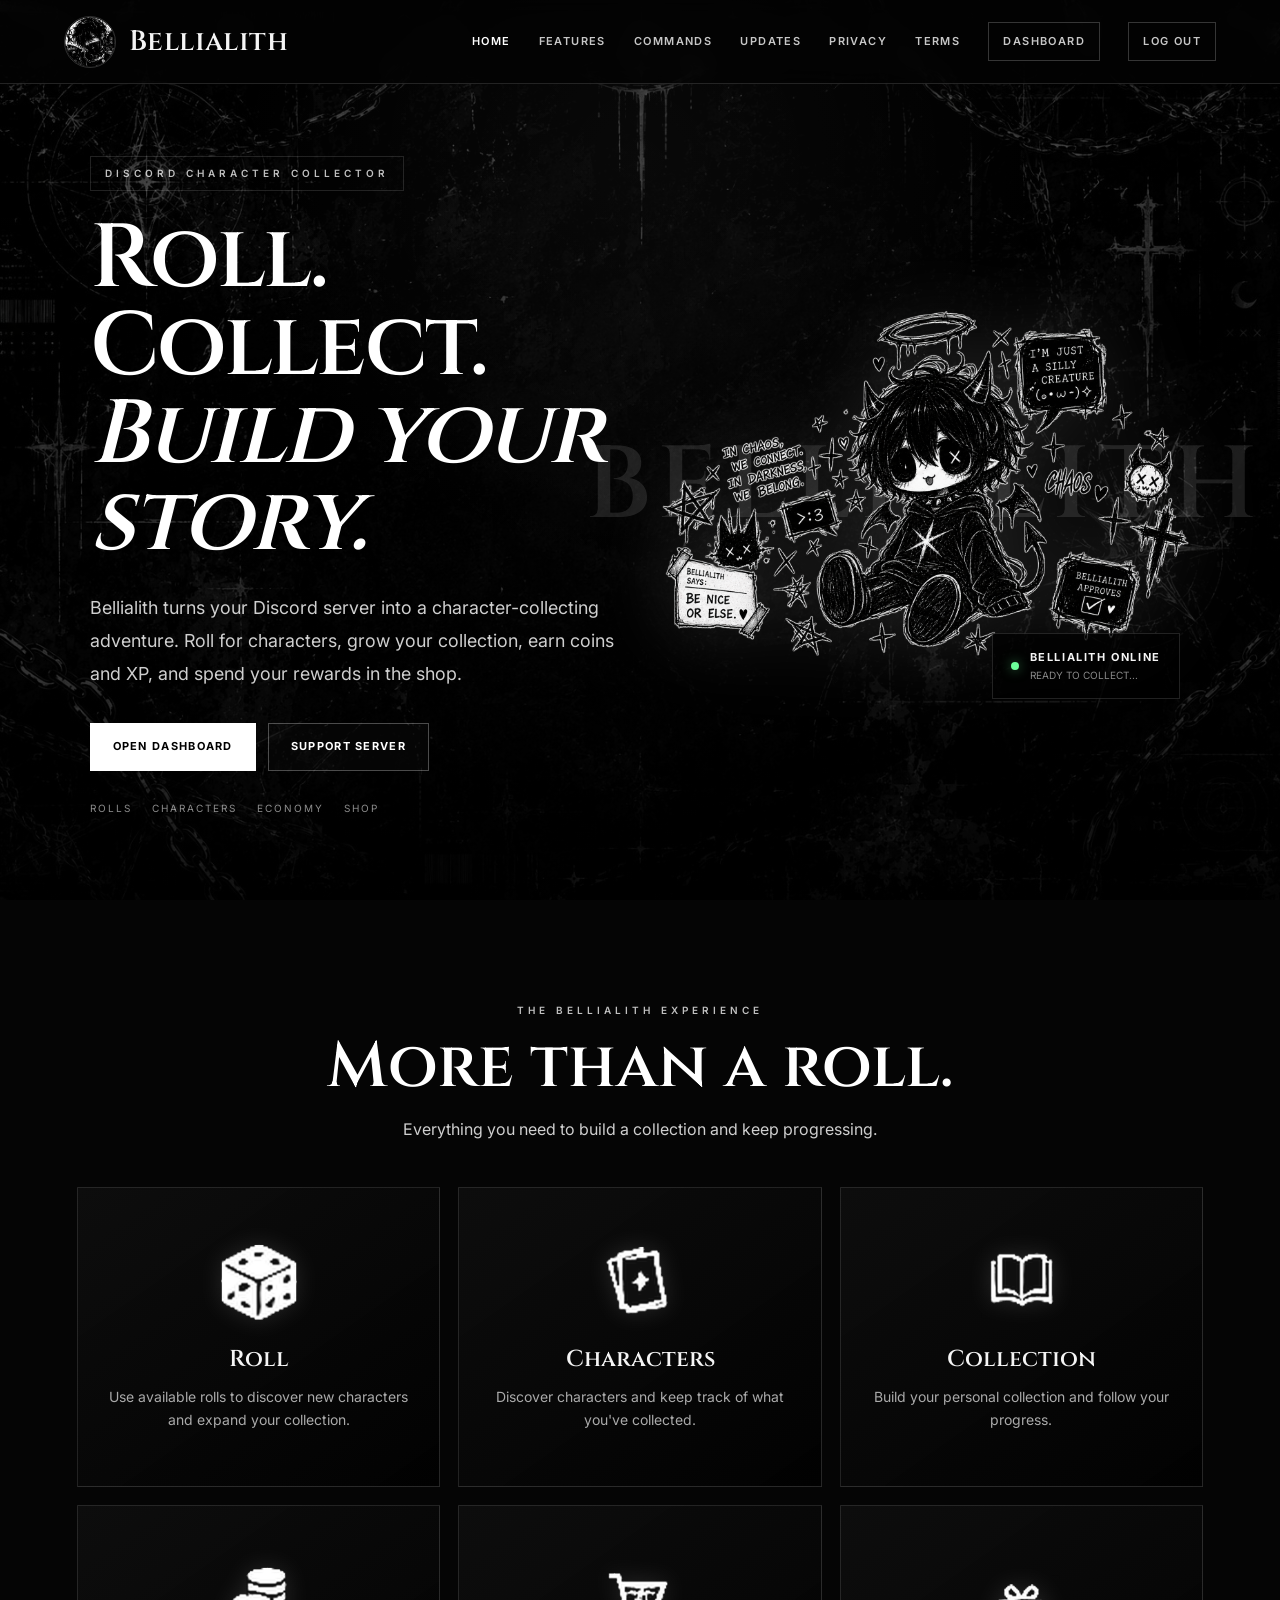
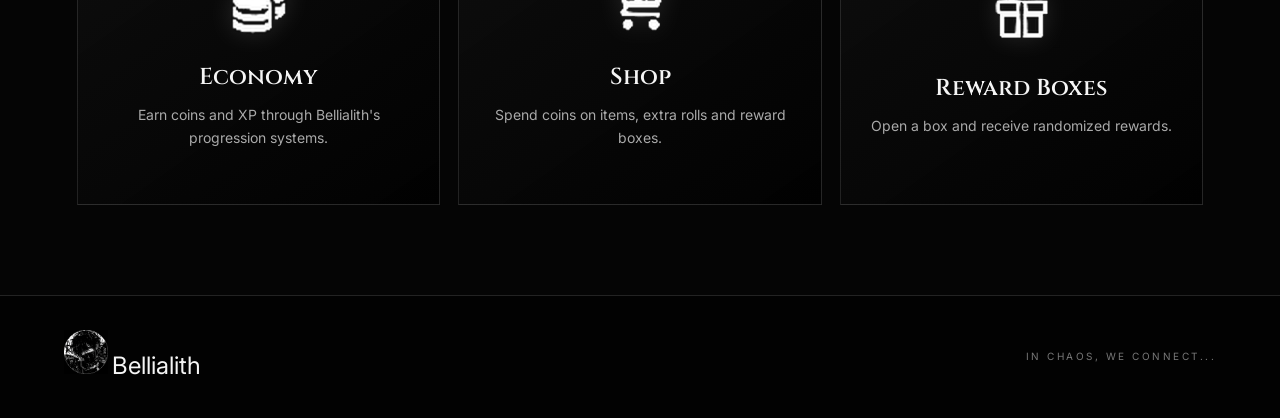
<file: index.html>
<!DOCTYPE html>
<html lang="en">

<head>
    <meta charset="UTF-8">
    <meta name="viewport" content="width=device-width, initial-scale=1.0">

    <title>Bellialith</title>

    <link rel="preconnect" href="https://fonts.googleapis.com">
    <link rel="preconnect" href="https://fonts.gstatic.com" crossorigin>

    <link
        href="https://fonts.googleapis.com/css2?family=Cinzel:wght@400;500;600;700&family=Inter:wght@300;400;500;600&display=swap"
        rel="stylesheet">

    <link rel="stylesheet" href="style.css?v=3">
</head>

<body id="top">

    <!-- =========================================
         BACKGROUND
    ========================================== -->

    <div class="background-layer"></div>
    <div class="overlay-layer"></div>


    <!-- =========================================
         NAVBAR
    ========================================== -->

    <header class="site-header">
    <div class="nav-container">
        <a href="/" class="brand">
            <img src="assets/bellialith_store.png" alt="Bellialith">
            <span>Bellialith</span>
        </a>
        <nav class="site-nav">
                <a href="/" class="active">Home</a>
                <a href="/features" class="">Features</a>
                <a href="/commands" class="">Commands</a>
                <a href="/updates" class="">Updates</a>
                <a href="/privacy" class="">Privacy</a>
                <a href="/terms" class="">Terms</a>
            <a href="/dashboard" class="nav-dashboard">Dashboard</a>
            <a href="/auth/logout" class="nav-logout">Log out</a>
        </nav>
    </div>
</header>


    <!-- =========================================
         HERO
    ========================================== -->

    <section class="hero">

        <div class="hero-left">

            <div class="eyebrow">
                DISCORD CHARACTER COLLECTOR
            </div>


            <h2>
                Roll. Collect.<br>
                <span>Build your story.</span>
            </h2>


            <p>
                Bellialith turns your Discord server into a
                character-collecting adventure.

                Roll for characters, grow your collection,
                earn coins and XP, and spend your rewards
                in the shop.
            </p>


            <!-- HERO BUTTONS -->

            <div class="hero-buttons">

                <!-- ADD BELLIALITH -->

                <a href="/dashboard" class="main-btn">OPEN DASHBOARD</a>


                <!-- SUPPORT SERVER -->

                <a
                    href="https://discord.gg/EyUWZgh5Bt"
                    class="secondary-btn"
                    target="_blank"
                    rel="noopener noreferrer">

                    SUPPORT SERVER

                </a>

            </div>


            <!-- MINI FEATURES -->

            <div class="mini-features">

                <span>
                    ROLLS
                </span>

                <span>
                    CHARACTERS
                </span>

                <span>
                    ECONOMY
                </span>

                <span>
                    SHOP
                </span>

            </div>

        </div>


        <!-- =========================================
             HERO RIGHT
        ========================================== -->

        <div class="hero-right">

            <div class="floating-name">
                BELLIALITH
            </div>


            <img
                src="assets/bellialith-chibi.png"
                class="bellialith-art"
                alt="Bellialith">


            <div class="status-box">

                <div class="online-dot"></div>

                <div>

                    <h4>
                        BELLIALITH ONLINE
                    </h4>

                    <p>
                        READY TO COLLECT...
                    </p>

                </div>

            </div>

        </div>

    </section>


    <!-- =========================================
         EXPERIENCE
    ========================================== -->

    <section class="experience">

        <div class="section-tag">
            THE BELLIALITH EXPERIENCE
        </div>


        <h3>
            More than a roll.
        </h3>


        <p class="experience-description">
            Everything you need to build a collection
            and keep progressing.
        </p>


        <!-- =========================================
             FEATURE CARDS
        ========================================== -->

        <div class="feature-grid">


            <!-- ROLL -->

            <div class="feature-card">

                <div class="feature-icon">

                    <img
                        src="assets/RollLogo.png"
                        alt="Roll">

                </div>

                <h4>
                    Roll
                </h4>

                <p>
                    Use available rolls to discover
                    new characters and expand your collection.
                </p>

            </div>


            <!-- CHARACTERS -->

            <div class="feature-card">

                <div class="feature-icon">

                    <img
                        src="assets/CharactersLogo.png"
                        alt="Characters">

                </div>

                <h4>
                    Characters
                </h4>

                <p>
                    Discover characters and keep track
                    of what you've collected.
                </p>

            </div>


            <!-- COLLECTION -->

            <div class="feature-card">

                <div class="feature-icon">

                    <img
                        src="assets/CollectionLogo.png"
                        alt="Collection">

                </div>

                <h4>
                    Collection
                </h4>

                <p>
                    Build your personal collection
                    and follow your progress.
                </p>

            </div>


            <!-- ECONOMY -->

            <div class="feature-card">

                <div class="feature-icon">

                    <img
                        src="assets/EconomyLogo.png"
                        alt="Economy">

                </div>

                <h4>
                    Economy
                </h4>

                <p>
                    Earn coins and XP through
                    Bellialith's progression systems.
                </p>

            </div>


            <!-- SHOP -->

            <div class="feature-card">

                <div class="feature-icon">

                    <img
                        src="assets/ShopLogo.png"
                        alt="Shop">

                </div>

                <h4>
                    Shop
                </h4>

                <p>
                    Spend coins on items,
                    extra rolls and reward boxes.
                </p>

            </div>


            <!-- REWARD BOXES -->

            <div class="feature-card">

                <div class="feature-icon">

                    <img
                        src="assets/RewardBoxesLogo.png"
                        alt="Reward Boxes">

                </div>

                <h4>
                    Reward Boxes
                </h4>

                <p>
                    Open a box and receive
                    randomized rewards.
                </p>

            </div>

        </div>

    </section>


    <!-- =========================================
         FOOTER
    ========================================== -->

    <footer>

        <div class="footer-logo">

            <img
                src="assets/bellialith-pfp.png"
                alt="Bellialith">

            <span>
                Bellialith
            </span>

        </div>


        <p>
            IN CHAOS, WE CONNECT...
        </p>

    </footer>


</body>

</html>
</file>
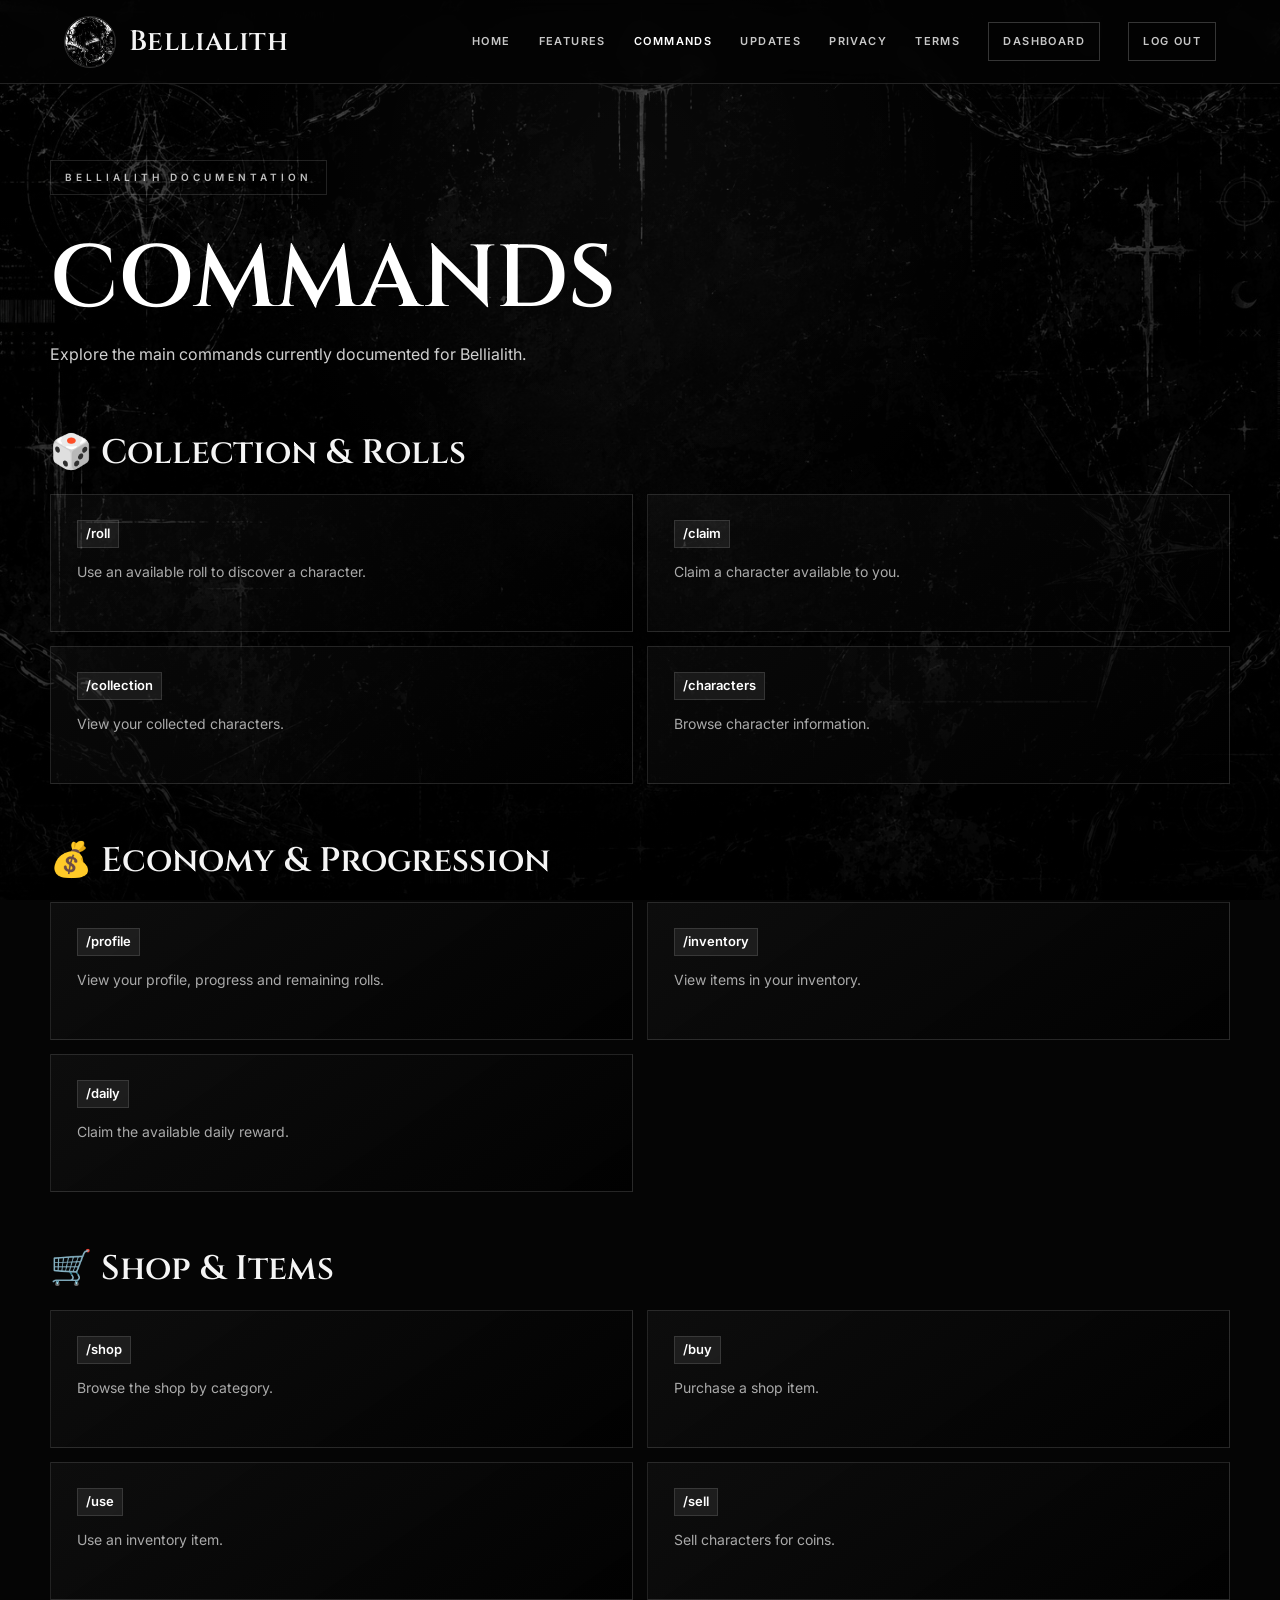
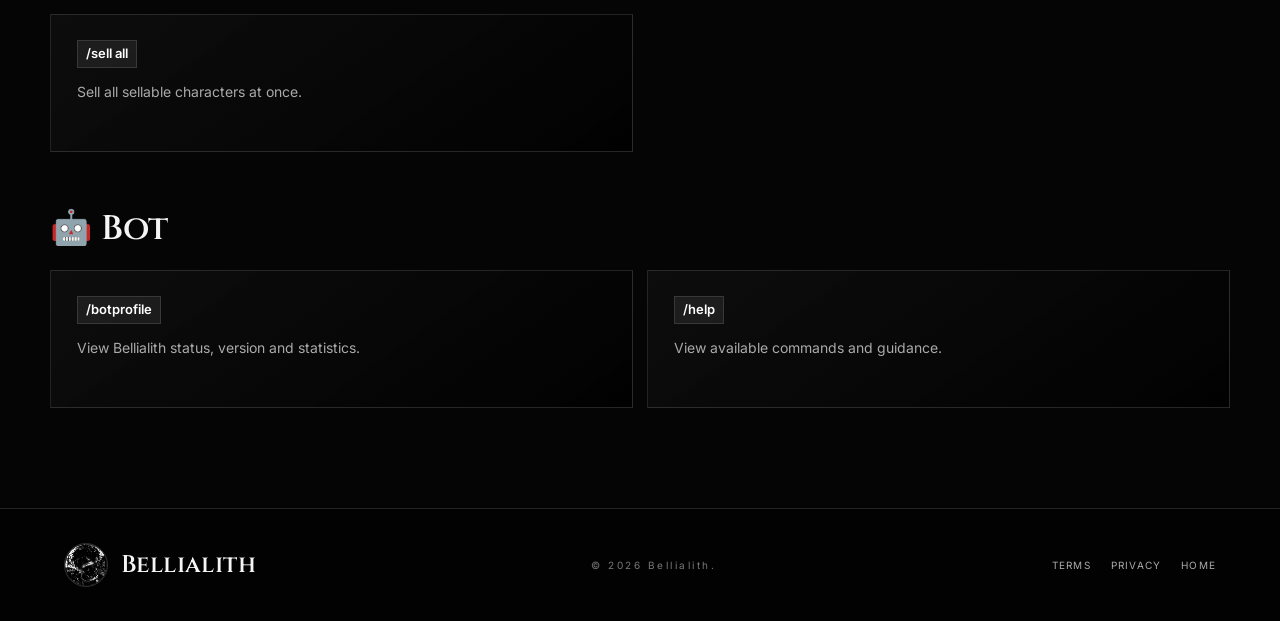
<file: commands.html>
<!DOCTYPE html>
<html lang="en">

<head>

    <meta charset="UTF-8">

    <meta
        name="viewport"
        content="width=device-width, initial-scale=1.0">

    <title>Commands — Bellialith</title>


    <!-- GOOGLE FONTS -->

    <link rel="preconnect" href="https://fonts.googleapis.com">

    <link
        rel="preconnect"
        href="https://fonts.gstatic.com"
        crossorigin>

    <link
        href="https://fonts.googleapis.com/css2?family=Cinzel:wght@400;500;600;700&family=Inter:wght@300;400;500;600&display=swap"
        rel="stylesheet">


    <!-- MAIN CSS -->

    <link
        rel="stylesheet"
        href="style.css?v=3">

</head>


<body class="commands-page">


    <!-- =========================================
         BACKGROUND
    ========================================== -->

    <div class="background-layer"></div>

    <div class="overlay-layer"></div>



    <!-- =========================================
         NAVBAR
    ========================================== -->

    <header class="site-header">
    <div class="nav-container">
        <a href="/" class="brand">
            <img src="assets/bellialith_store.png" alt="Bellialith">
            <span>Bellialith</span>
        </a>
        <nav class="site-nav">
                <a href="/" class="">Home</a>
                <a href="/features" class="">Features</a>
                <a href="/commands" class="active">Commands</a>
                <a href="/updates" class="">Updates</a>
                <a href="/privacy" class="">Privacy</a>
                <a href="/terms" class="">Terms</a>
            <a href="/dashboard" class="nav-dashboard">Dashboard</a>
            <a href="/auth/logout" class="nav-logout">Log out</a>
        </nav>
    </div>
</header>




    <!-- =========================================
         MAIN
    ========================================== -->

    <main class="docs-page">


        <!-- PAGE HEADER -->

        <section class="page-hero">


            <div class="eyebrow">
                BELLIALITH DOCUMENTATION
            </div>


            <h1>
                Commands
            </h1>


            <p>
                Explore the main commands currently documented for Bellialith.
            </p>


        </section>




        <!-- =========================================
             COLLECTION & ROLLS
        ========================================== -->

        <section class="command-section">


            <h2>
                🎲 Collection & Rolls
            </h2>


            <div class="command-grid">


                <article class="command-card">

                    <code>
                        /roll
                    </code>

                    <p>
                        Use an available roll to discover a character.
                    </p>

                </article>


                <article class="command-card">

                    <code>
                        /claim
                    </code>

                    <p>
                        Claim a character available to you.
                    </p>

                </article>


                <article class="command-card">

                    <code>
                        /collection
                    </code>

                    <p>
                        View your collected characters.
                    </p>

                </article>


                <article class="command-card">

                    <code>
                        /characters
                    </code>

                    <p>
                        Browse character information.
                    </p>

                </article>


            </div>

        </section>




        <!-- =========================================
             ECONOMY & PROGRESSION
        ========================================== -->

        <section class="command-section">


            <h2>
                💰 Economy & Progression
            </h2>


            <div class="command-grid">


                <article class="command-card">

                    <code>
                        /profile
                    </code>

                    <p>
                        View your profile, progress and remaining rolls.
                    </p>

                </article>


                <article class="command-card">

                    <code>
                        /inventory
                    </code>

                    <p>
                        View items in your inventory.
                    </p>

                </article>


                <article class="command-card">

                    <code>
                        /daily
                    </code>

                    <p>
                        Claim the available daily reward.
                    </p>

                </article>


            </div>

        </section>




        <!-- =========================================
             SHOP & ITEMS
        ========================================== -->

        <section class="command-section">


            <h2>
                🛒 Shop & Items
            </h2>


            <div class="command-grid">


                <article class="command-card">

                    <code>
                        /shop
                    </code>

                    <p>
                        Browse the shop by category.
                    </p>

                </article>


                <article class="command-card">

                    <code>
                        /buy
                    </code>

                    <p>
                        Purchase a shop item.
                    </p>

                </article>


                <article class="command-card">

                    <code>
                        /use
                    </code>

                    <p>
                        Use an inventory item.
                    </p>

                </article>


                <article class="command-card">

                    <code>
                        /sell
                    </code>

                    <p>
                        Sell characters for coins.
                    </p>

                </article>


                <article class="command-card">

                    <code>
                        /sell all
                    </code>

                    <p>
                        Sell all sellable characters at once.
                    </p>

                </article>


            </div>

        </section>




        <!-- =========================================
             BOT
        ========================================== -->

        <section class="command-section">


            <h2>
                🤖 Bot
            </h2>


            <div class="command-grid">


                <article class="command-card">

                    <code>
                        /botprofile
                    </code>

                    <p>
                        View Bellialith status, version and statistics.
                    </p>

                </article>


                <article class="command-card">

                    <code>
                        /help
                    </code>

                    <p>
                        View available commands and guidance.
                    </p>

                </article>


            </div>

        </section>


    </main>




    <!-- =========================================
         FOOTER
    ========================================== -->

    <footer class="site-footer">


        <!-- FOOTER LOGO -->

        <a
            class="brand"
            href="/">

            <img
                src="assets/bellialith_store.png"
                alt="Bellialith">

            <span>
                Bellialith
            </span>

        </a>



        <!-- COPYRIGHT -->

        <p>
            © 2026 Bellialith.
        </p>



        <!-- FOOTER LINKS -->

        <div class="footer-links">


            <a href="/terms">
                Terms
            </a>


            <a href="/privacy">
                Privacy
            </a>


            <a href="/">
                Home
            </a>


        </div>


    </footer>


</body>

</html>
</file>
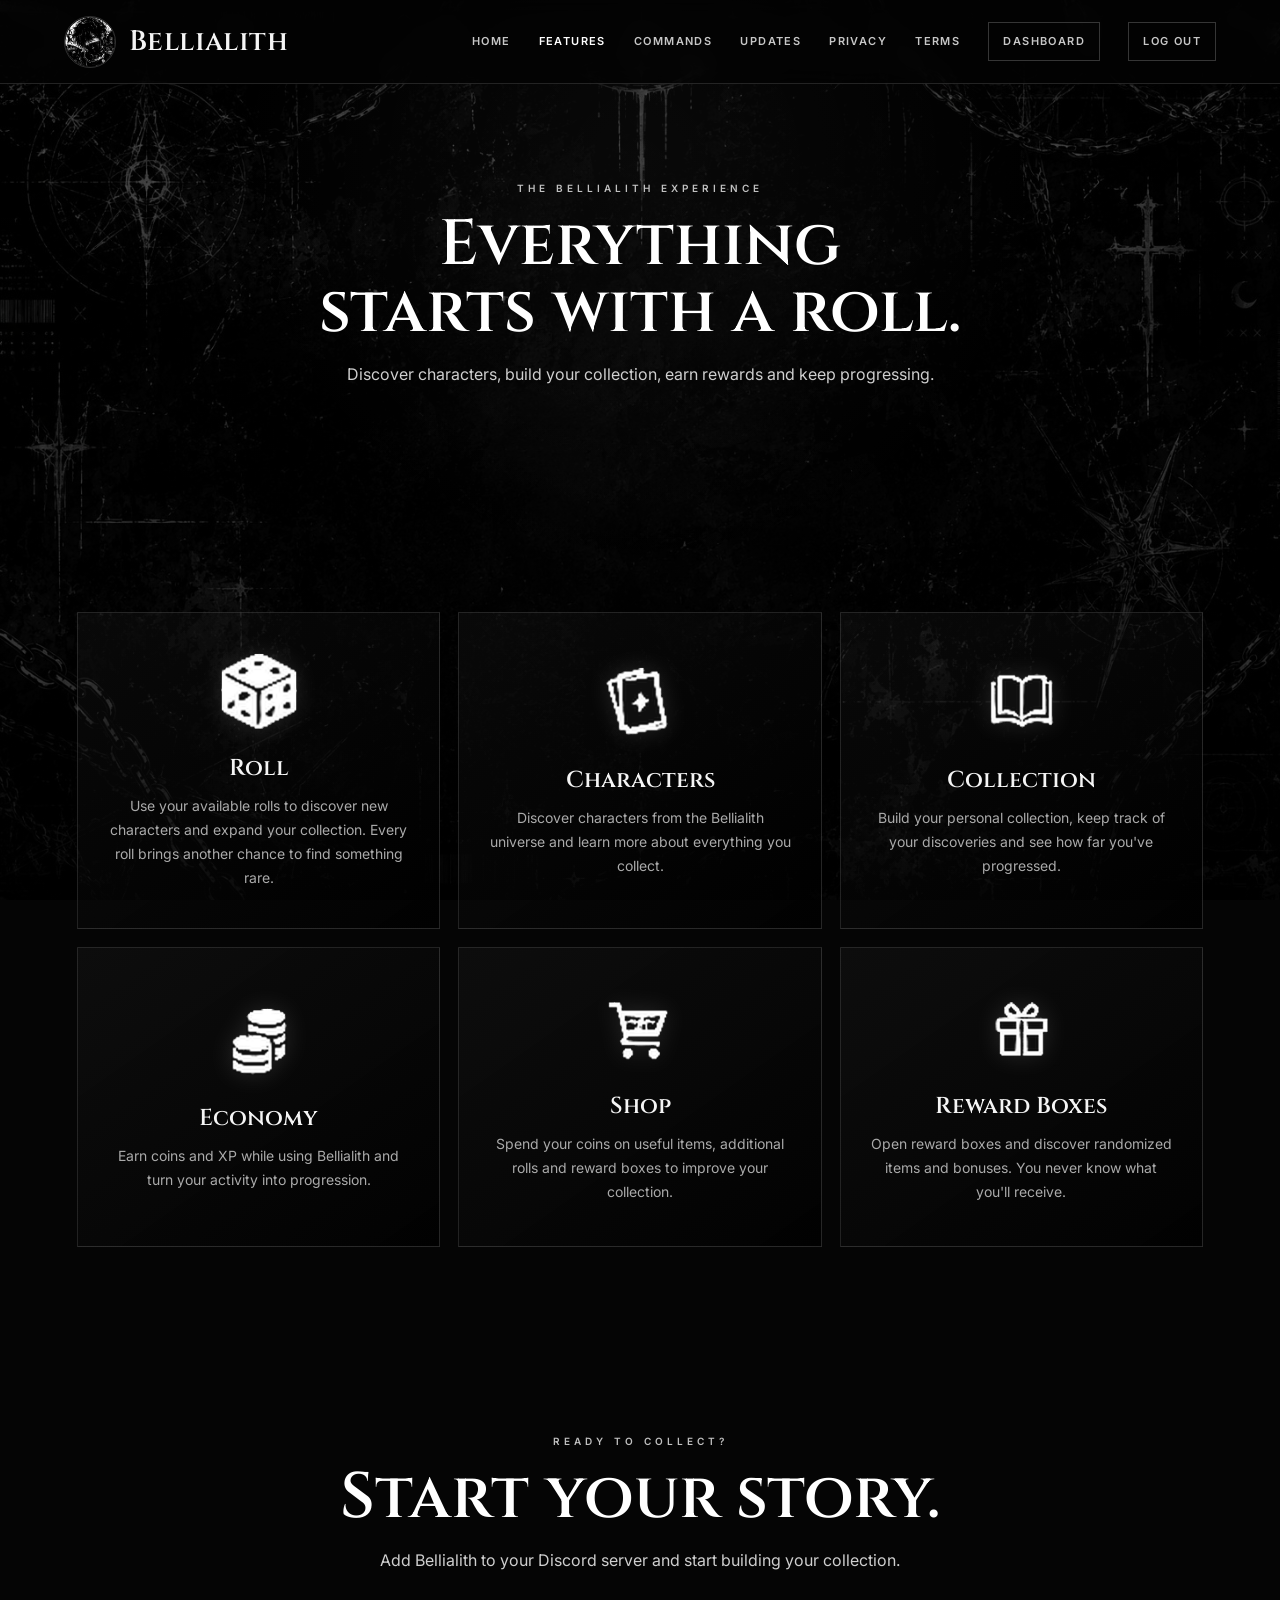
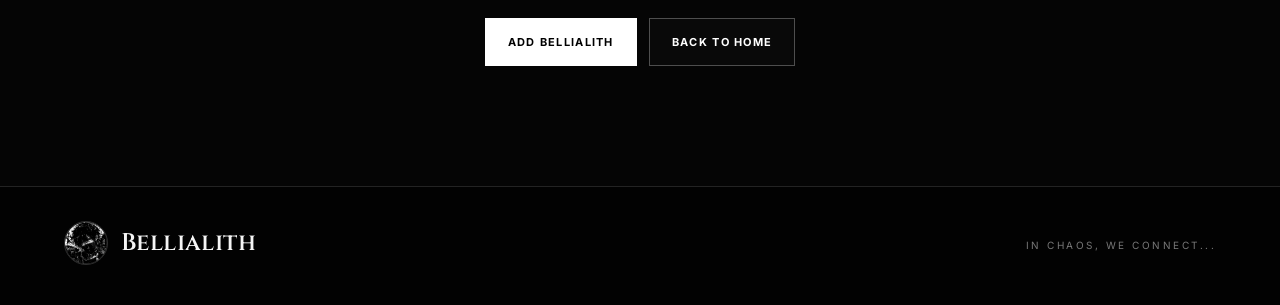
<file: features.html>
<!DOCTYPE html>
<html lang="en">

<head>

    <meta charset="UTF-8">

    <meta
        name="viewport"
        content="width=device-width, initial-scale=1.0">

    <title>Bellialith — Features</title>


    <!-- GOOGLE FONTS -->

    <link rel="preconnect" href="https://fonts.googleapis.com">

    <link
        rel="preconnect"
        href="https://fonts.gstatic.com"
        crossorigin>

    <link
        href="https://fonts.googleapis.com/css2?family=Cinzel:wght@400;500;600;700&family=Inter:wght@300;400;500;600&display=swap"
        rel="stylesheet">


    <!-- MAIN CSS -->

    <link
        rel="stylesheet"
        href="style.css?v=3">

</head>


<body>


    <!-- =========================================
         BACKGROUND
    ========================================== -->

    <div class="background-layer"></div>

    <div class="overlay-layer"></div>


    <!-- =========================================
         NAVBAR
    ========================================== -->

    <header class="site-header">
    <div class="nav-container">
        <a href="/" class="brand">
            <img src="assets/bellialith_store.png" alt="Bellialith">
            <span>Bellialith</span>
        </a>
        <nav class="site-nav">
                <a href="/" class="">Home</a>
                <a href="/features" class="active">Features</a>
                <a href="/commands" class="">Commands</a>
                <a href="/updates" class="">Updates</a>
                <a href="/privacy" class="">Privacy</a>
                <a href="/terms" class="">Terms</a>
            <a href="/dashboard" class="nav-dashboard">Dashboard</a>
            <a href="/auth/logout" class="nav-logout">Log out</a>
        </nav>
    </div>
</header>


    <!-- =========================================
         FEATURES HERO
    ========================================== -->

    <section class="experience">


        <div class="section-tag">

            THE BELLIALITH EXPERIENCE

        </div>


        <h3>

            Everything
            <br>
            starts with a roll.

        </h3>


        <p class="experience-description">

            Discover characters, build your collection,
            earn rewards and keep progressing.

        </p>


    </section>


    <!-- =========================================
         FEATURES
    ========================================== -->

    <section class="experience">


        <div class="feature-grid">


            <!-- ROLL -->

            <div class="feature-card">

                <div class="feature-icon">

                    <img
                        src="assets/RollLogo.png"
                        alt="Roll">

                </div>


                <h4>
                    Roll
                </h4>


                <p>

                    Use your available rolls to discover
                    new characters and expand your collection.

                    Every roll brings another chance
                    to find something rare.

                </p>

            </div>


            <!-- CHARACTERS -->

            <div class="feature-card">

                <div class="feature-icon">

                    <img
                        src="assets/CharactersLogo.png"
                        alt="Characters">

                </div>


                <h4>
                    Characters
                </h4>


                <p>

                    Discover characters from the
                    Bellialith universe and learn more
                    about everything you collect.

                </p>

            </div>


            <!-- COLLECTION -->

            <div class="feature-card">

                <div class="feature-icon">

                    <img
                        src="assets/CollectionLogo.png"
                        alt="Collection">

                </div>


                <h4>
                    Collection
                </h4>


                <p>

                    Build your personal collection,
                    keep track of your discoveries
                    and see how far you've progressed.

                </p>

            </div>


            <!-- ECONOMY -->

            <div class="feature-card">

                <div class="feature-icon">

                    <img
                        src="assets/EconomyLogo.png"
                        alt="Economy">

                </div>


                <h4>
                    Economy
                </h4>


                <p>

                    Earn coins and XP while using
                    Bellialith and turn your activity
                    into progression.

                </p>

            </div>


            <!-- SHOP -->

            <div class="feature-card">

                <div class="feature-icon">

                    <img
                        src="assets/ShopLogo.png"
                        alt="Shop">

                </div>


                <h4>
                    Shop
                </h4>


                <p>

                    Spend your coins on useful items,
                    additional rolls and reward boxes
                    to improve your collection.

                </p>

            </div>


            <!-- REWARD BOXES -->

            <div class="feature-card">

                <div class="feature-icon">

                    <img
                        src="assets/RewardBoxesLogo.png"
                        alt="Reward Boxes">

                </div>


                <h4>
                    Reward Boxes
                </h4>


                <p>

                    Open reward boxes and discover
                    randomized items and bonuses.

                    You never know what you'll receive.

                </p>

            </div>


        </div>


    </section>


    <!-- =========================================
         CALL TO ACTION
    ========================================== -->

    <section class="experience">


        <div class="section-tag">

            READY TO COLLECT?

        </div>


        <h3>

            Start your story.

        </h3>


        <p class="experience-description">

            Add Bellialith to your Discord server
            and start building your collection.

        </p>


        <div
            class="hero-buttons"
            style="justify-content:center;">


            <!-- ADD BELLIALITH -->

            <a
                href="https://discord.com/oauth2/authorize?client_id=1539159766612574298&scope=bot%20applications.commands"
                class="main-btn"
                target="_blank"
                rel="noopener noreferrer">

                ADD BELLIALITH

            </a>


            <!-- BACK TO HOME -->

            <a
                href="/"
                class="secondary-btn">

                BACK TO HOME

            </a>


        </div>


    </section>


    <!-- =========================================
         FOOTER
    ========================================== -->

    <footer>


        <div class="footer-logo">

            <a
                href="/"
                class="brand">

                <img
                    src="assets/bellialith-pfp.png"
                    alt="Bellialith">

                <span>
                    Bellialith
                </span>

            </a>

        </div>


        <p>
            IN CHAOS, WE CONNECT...
        </p>


    </footer>


</body>

</html>
</file>
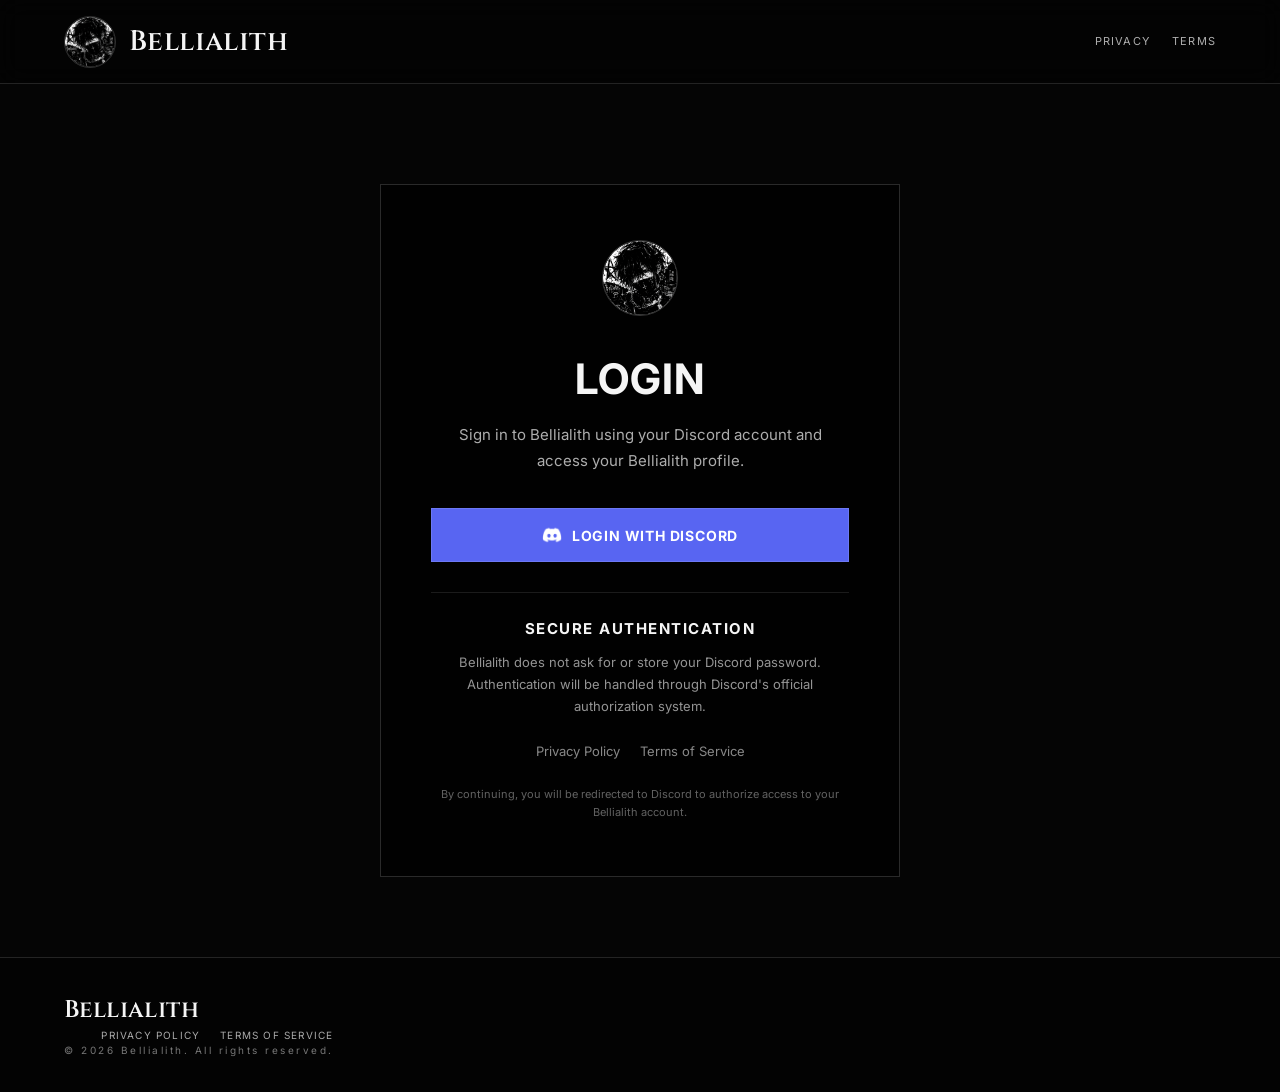
<file: login.html>
<!DOCTYPE html>
<html lang="en">
<head>
    <meta charset="UTF-8">
    <meta name="viewport" content="width=device-width, initial-scale=1.0">

    <title>Login — Bellialith</title>
    <meta
        name="description"
        content="Sign in to Bellialith securely using your Discord account."
    >

    <link rel="stylesheet" href="style.css?v=3">

    <style>
        /* =========================================================
           LOGIN PAGE
           ========================================================= */

        .login-page {
            min-height: calc(100vh - 80px);
            display: flex;
            align-items: center;
            justify-content: center;
            padding: 100px 25px 80px;
        }

        .login-container {
            width: 100%;
            max-width: 520px;
        }

        .login-card {
            background: rgba(0, 0, 0, 0.72);
            border: 1px solid rgba(255, 255, 255, 0.16);
            padding: 55px 50px;
            text-align: center;
            backdrop-filter: blur(8px);
        }

        .login-logo {
            width: 76px;
            height: 76px;
            object-fit: cover;
            border-radius: 50%;
            margin-bottom: 25px;
            border: 1px solid rgba(255, 255, 255, 0.2);
        }

        .login-card h1 {
            margin: 0 0 12px;
            font-size: 42px;
            letter-spacing: 1px;
        }

        .login-subtitle {
            margin: 0 auto 35px;
            max-width: 390px;
            color: rgba(255, 255, 255, 0.68);
            line-height: 1.7;
            font-size: 15px;
        }

        .discord-login-button {
            width: 100%;
            min-height: 54px;
            display: flex;
            align-items: center;
            justify-content: center;
            gap: 10px;

            background: #5865f2;
            color: #ffffff;
            border: 1px solid rgba(255, 255, 255, 0.12);

            text-decoration: none;
            font-size: 14px;
            font-weight: 700;
            letter-spacing: 0.8px;

            transition:
                background 0.2s ease,
                transform 0.2s ease,
                border-color 0.2s ease;
        }

        .discord-login-button:hover {
            background: #4752c4;
            transform: translateY(-2px);
            border-color: rgba(255, 255, 255, 0.3);
        }

        .discord-icon {
            font-size: 20px;
            line-height: 1;
        }

        .login-security {
            margin-top: 30px;
            padding-top: 25px;
            border-top: 1px solid rgba(255, 255, 255, 0.1);
        }

        .login-security h2 {
            margin: 0 0 10px;
            font-size: 15px;
            text-transform: uppercase;
            letter-spacing: 1.5px;
        }

        .login-security p {
            margin: 0 auto;
            max-width: 410px;
            color: rgba(255, 255, 255, 0.58);
            font-size: 13px;
            line-height: 1.7;
        }

        .login-links {
            margin-top: 25px;
            display: flex;
            justify-content: center;
            gap: 20px;
            flex-wrap: wrap;
        }

        .login-links a {
            color: rgba(255, 255, 255, 0.65);
            font-size: 13px;
            text-decoration: none;
            transition: color 0.2s ease;
        }

        .login-links a:hover {
            color: #ffffff;
        }

        .login-note {
            margin-top: 25px;
            color: rgba(255, 255, 255, 0.38);
            font-size: 11px;
            line-height: 1.6;
        }

        @media (max-width: 700px) {
            .login-page {
                padding: 80px 18px 60px;
            }

            .login-card {
                padding: 40px 25px;
            }

            .login-card h1 {
                font-size: 34px;
            }
        }
    </style>
</head>

<body>

    <!-- Minimal authentication header: no public site navigation before login. -->
    <header class="site-header auth-header">
        <div class="nav-container auth-nav-container">
            <a href="/login" class="brand">
                <img src="/assets/bellialith-pfp.png" alt="Bellialith">
                <span>Bellialith</span>
            </a>
            <div class="auth-header-links">
                <a href="/privacy">Privacy</a>
                <a href="/terms">Terms</a>
            </div>
        </div>
    </header>


    <!-- =========================================================
         LOGIN
         ========================================================= -->

    <main class="login-page">

        <div class="login-container">

            <section class="login-card">

                <img
                    src="/assets/bellialith-pfp.png"
                    alt="Bellialith"
                    class="login-logo"
                >

                <h1>LOGIN</h1>

                <p class="login-subtitle">
                    Sign in to Bellialith using your Discord account
                    and access your Bellialith profile.
                </p>


                <!-- Discord OAuth2 login handled by the Bellialith backend. -->

                <a
                    href="/auth/discord"
                    class="discord-login-button"
                    id="discord-login"
                >
                    <img class="discord-icon" src="/assets/discordlogo.png" alt="" width="20" height="20">
                    LOGIN WITH DISCORD
                </a>


                <div id="login-message" class="login-message" hidden></div>

                <div class="login-security">

                    <h2>Secure Authentication</h2>

                    <p>
                        Bellialith does not ask for or store your
                        Discord password. Authentication will be
                        handled through Discord's official
                        authorization system.
                    </p>

                </div>


                <div class="login-links">

                    <a href="/privacy">
                        Privacy Policy
                    </a>

                    <a href="/terms">
                        Terms of Service
                    </a>

                </div>


                <p class="login-note">
                    By continuing, you will be redirected to Discord
                    to authorize access to your Bellialith account.
                </p>

            </section>

        </div>

    </main>


    <!-- =========================================================
         FOOTER
         ========================================================= -->

    <footer class="site-footer">

        <div class="footer-content">

            <div class="brand">
                <span>Bellialith</span>
            </div>

            <div class="footer-links">
                <a href="/privacy">Privacy Policy</a>
                <a href="/terms">Terms of Service</a>
            </div>

            <p>
                © 2026 Bellialith. All rights reserved.
            </p>

        </div>

    </footer>


    <script>
        const params = new URLSearchParams(window.location.search);
        const message = document.getElementById("login-message");

        const errors = {
            discord_denied: "Discord authorization was cancelled.",
            oauth_failed: "We could not complete Discord authentication. Please try again.",
            invalid_state: "The login session expired or was invalid. Please try again.",
        };

        const error = params.get("error");

        if (error && errors[error]) {
            message.textContent = errors[error];
            message.hidden = false;
        }

        if (params.get("logged_out") === "1") {
            message.textContent = "You have been logged out of Bellialith.";
            message.hidden = false;
        }
    </script>

</body>
</html>
</file>
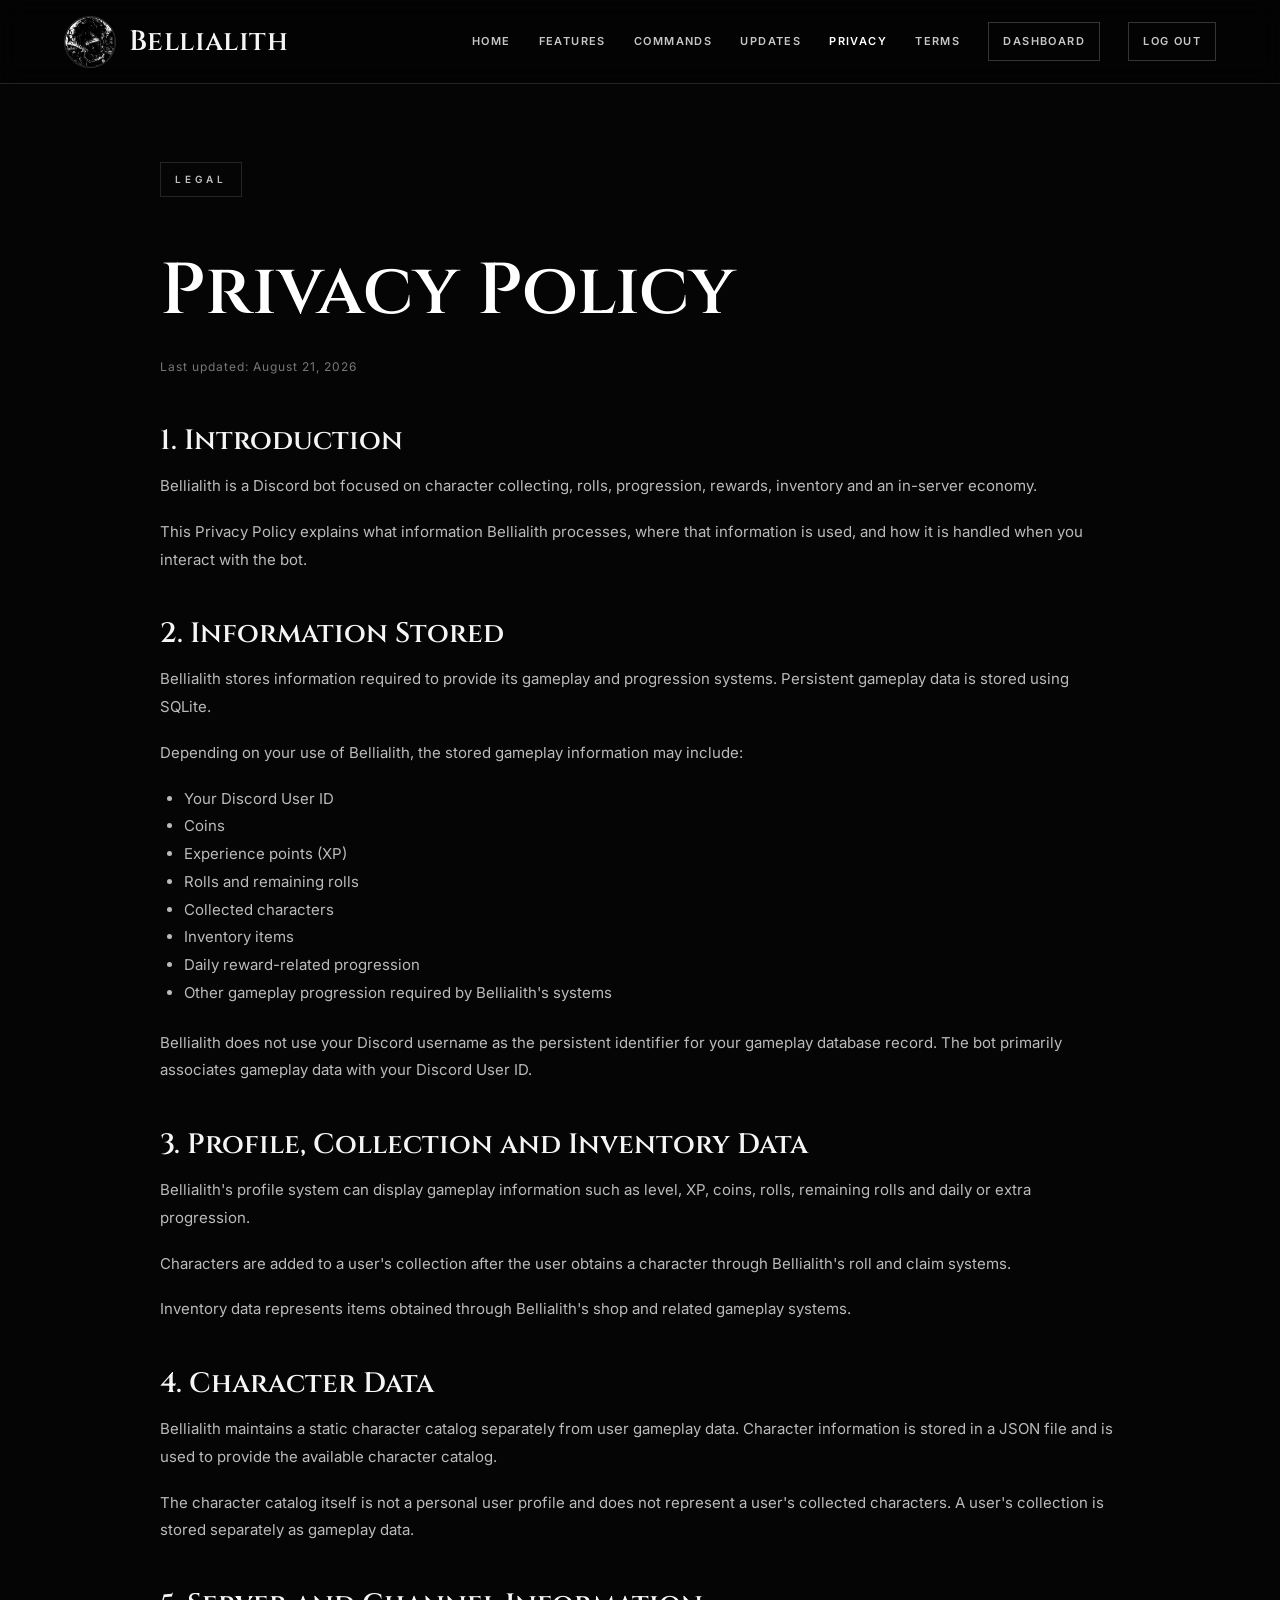
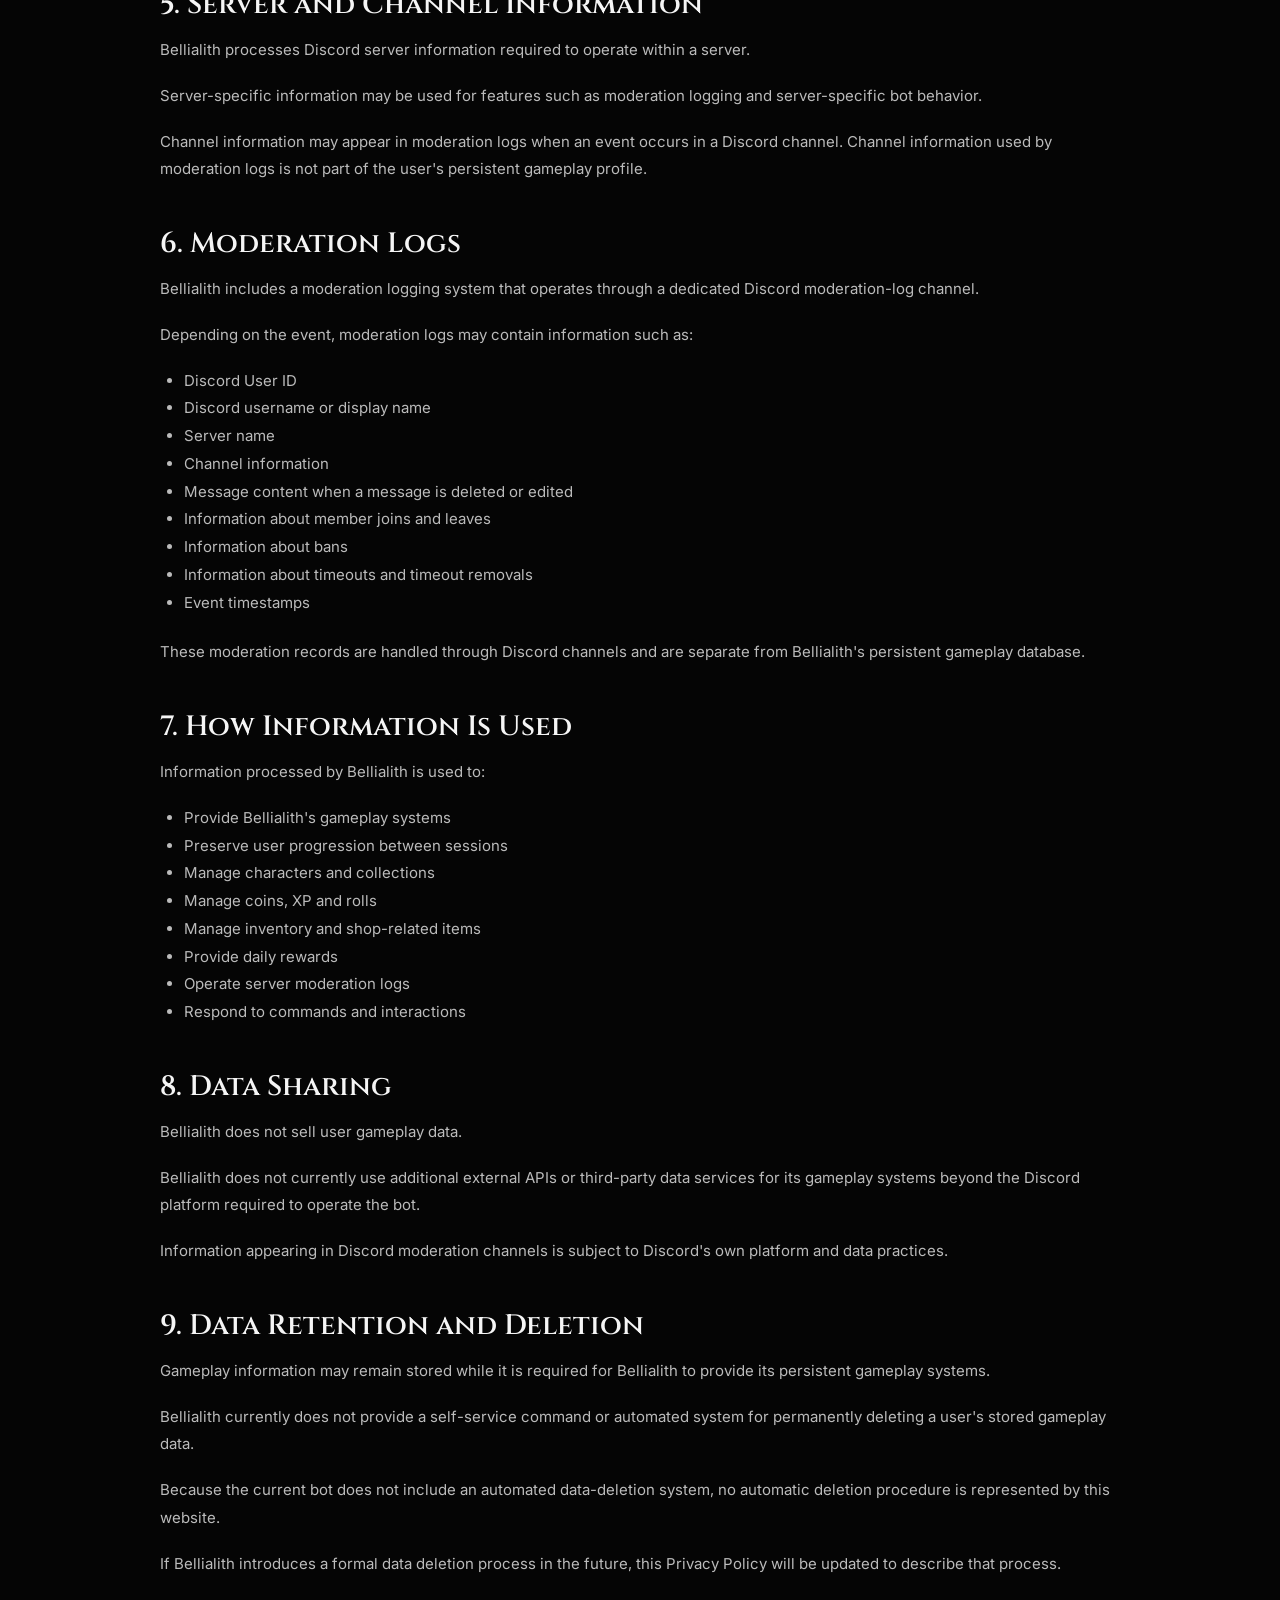
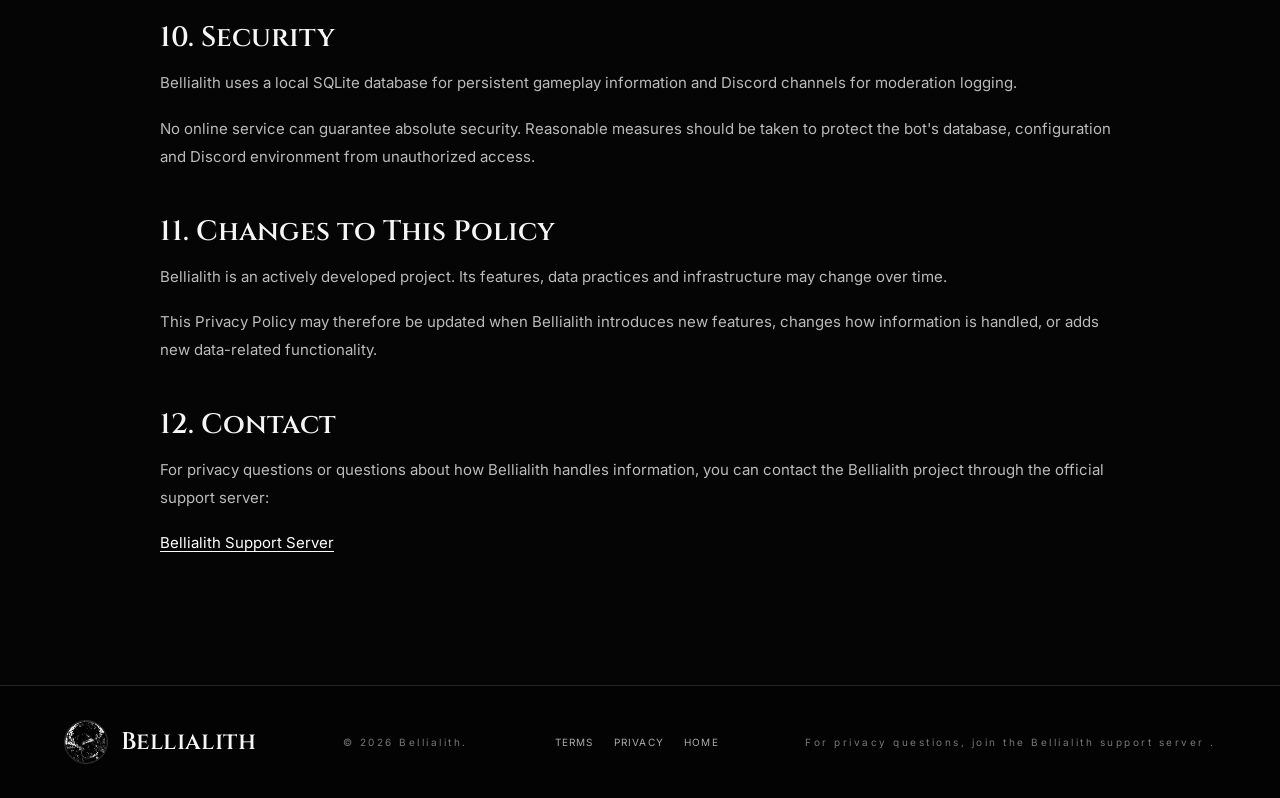
<file: privacy.html>
<!DOCTYPE html>
<html lang="en">

<head>
    <meta charset="UTF-8">
    <meta
        name="viewport"
        content="width=device-width, initial-scale=1.0">

    <meta
        name="description"
        content="Bellialith Privacy Policy.">

    <title>Privacy Policy — Bellialith</title>

    <link
        rel="stylesheet"
        href="style.css?v=3">
</head>


<body>


    <!-- =========================================
         HEADER
    ========================================== -->

    <header class="site-header">
    <div class="nav-container">
        <a href="/" class="brand">
            <img src="assets/bellialith_store.png" alt="Bellialith">
            <span>Bellialith</span>
        </a>
        <nav class="site-nav">
                <a href="/" class="">Home</a>
                <a href="/features" class="">Features</a>
                <a href="/commands" class="">Commands</a>
                <a href="/updates" class="">Updates</a>
                <a href="/privacy" class="active">Privacy</a>
                <a href="/terms" class="">Terms</a>
            <a href="/dashboard" class="nav-dashboard">Dashboard</a>
            <a href="/auth/logout" class="nav-logout">Log out</a>
        </nav>
    </div>
</header>



    <!-- =========================================
         PRIVACY POLICY
    ========================================== -->

    <main class="legal-page">


        <div class="eyebrow">
            LEGAL
        </div>


        <h1>
            Privacy Policy
        </h1>


        <p class="muted">
            Last updated: August 21, 2026
        </p>



        <!-- =========================================
             1. INTRODUCTION
        ========================================== -->

        <h2>
            1. Introduction
        </h2>

        <p>
            Bellialith is a Discord bot focused on
            character collecting, rolls, progression,
            rewards, inventory and an in-server economy.
        </p>

        <p>
            This Privacy Policy explains what information
            Bellialith processes, where that information is
            used, and how it is handled when you interact
            with the bot.
        </p>



        <!-- =========================================
             2. INFORMATION STORED
        ========================================== -->

        <h2>
            2. Information Stored
        </h2>

        <p>
            Bellialith stores information required to
            provide its gameplay and progression systems.
            Persistent gameplay data is stored using
            SQLite.
        </p>

        <p>
            Depending on your use of Bellialith, the stored
            gameplay information may include:
        </p>

        <ul>

            <li>
                Your Discord User ID
            </li>

            <li>
                Coins
            </li>

            <li>
                Experience points (XP)
            </li>

            <li>
                Rolls and remaining rolls
            </li>

            <li>
                Collected characters
            </li>

            <li>
                Inventory items
            </li>

            <li>
                Daily reward-related progression
            </li>

            <li>
                Other gameplay progression required by
                Bellialith's systems
            </li>

        </ul>

        <p>
            Bellialith does not use your Discord username
            as the persistent identifier for your gameplay
            database record. The bot primarily associates
            gameplay data with your Discord User ID.
        </p>



        <!-- =========================================
             3. PROFILE AND COLLECTION DATA
        ========================================== -->

        <h2>
            3. Profile, Collection and Inventory Data
        </h2>

        <p>
            Bellialith's profile system can display
            gameplay information such as level, XP, coins,
            rolls, remaining rolls and daily or extra
            progression.
        </p>

        <p>
            Characters are added to a user's collection
            after the user obtains a character through
            Bellialith's roll and claim systems.
        </p>

        <p>
            Inventory data represents items obtained through
            Bellialith's shop and related gameplay systems.
        </p>



        <!-- =========================================
             4. CHARACTER DATA
        ========================================== -->

        <h2>
            4. Character Data
        </h2>

        <p>
            Bellialith maintains a static character catalog
            separately from user gameplay data.
            Character information is stored in a JSON file
            and is used to provide the available character
            catalog.
        </p>

        <p>
            The character catalog itself is not a personal
            user profile and does not represent a user's
            collected characters. A user's collection is
            stored separately as gameplay data.
        </p>



        <!-- =========================================
             5. SERVER AND CHANNEL INFORMATION
        ========================================== -->

        <h2>
            5. Server and Channel Information
        </h2>

        <p>
            Bellialith processes Discord server information
            required to operate within a server.
        </p>

        <p>
            Server-specific information may be used for
            features such as moderation logging and
            server-specific bot behavior.
        </p>

        <p>
            Channel information may appear in moderation
            logs when an event occurs in a Discord channel.
            Channel information used by moderation logs is
            not part of the user's persistent gameplay
            profile.
        </p>



        <!-- =========================================
             6. MODERATION LOGS
        ========================================== -->

        <h2>
            6. Moderation Logs
        </h2>

        <p>
            Bellialith includes a moderation logging system
            that operates through a dedicated Discord
            moderation-log channel.
        </p>

        <p>
            Depending on the event, moderation logs may
            contain information such as:
        </p>

        <ul>

            <li>
                Discord User ID
            </li>

            <li>
                Discord username or display name
            </li>

            <li>
                Server name
            </li>

            <li>
                Channel information
            </li>

            <li>
                Message content when a message is deleted
                or edited
            </li>

            <li>
                Information about member joins and leaves
            </li>

            <li>
                Information about bans
            </li>

            <li>
                Information about timeouts and timeout
                removals
            </li>

            <li>
                Event timestamps
            </li>

        </ul>

        <p>
            These moderation records are handled through
            Discord channels and are separate from
            Bellialith's persistent gameplay database.
        </p>



        <!-- =========================================
             7. WHY INFORMATION IS USED
        ========================================== -->

        <h2>
            7. How Information Is Used
        </h2>

        <p>
            Information processed by Bellialith is used to:
        </p>

        <ul>

            <li>
                Provide Bellialith's gameplay systems
            </li>

            <li>
                Preserve user progression between sessions
            </li>

            <li>
                Manage characters and collections
            </li>

            <li>
                Manage coins, XP and rolls
            </li>

            <li>
                Manage inventory and shop-related items
            </li>

            <li>
                Provide daily rewards
            </li>

            <li>
                Operate server moderation logs
            </li>

            <li>
                Respond to commands and interactions
            </li>

        </ul>



        <!-- =========================================
             8. DATA SHARING
        ========================================== -->

        <h2>
            8. Data Sharing
        </h2>

        <p>
            Bellialith does not sell user gameplay data.
        </p>

        <p>
            Bellialith does not currently use additional
            external APIs or third-party data services for
            its gameplay systems beyond the Discord platform
            required to operate the bot.
        </p>

        <p>
            Information appearing in Discord moderation
            channels is subject to Discord's own platform
            and data practices.
        </p>



        <!-- =========================================
             9. DATA RETENTION AND DELETION
        ========================================== -->

        <h2>
            9. Data Retention and Deletion
        </h2>

        <p>
            Gameplay information may remain stored while it
            is required for Bellialith to provide its
            persistent gameplay systems.
        </p>

        <p>
            Bellialith currently does not provide a
            self-service command or automated system for
            permanently deleting a user's stored gameplay
            data.
        </p>

        <p>
            Because the current bot does not include an
            automated data-deletion system, no automatic
            deletion procedure is represented by this
            website.
        </p>

        <p>
            If Bellialith introduces a formal data deletion
            process in the future, this Privacy Policy will
            be updated to describe that process.
        </p>



        <!-- =========================================
             10. SECURITY
        ========================================== -->

        <h2>
            10. Security
        </h2>

        <p>
            Bellialith uses a local SQLite database for
            persistent gameplay information and Discord
            channels for moderation logging.
        </p>

        <p>
            No online service can guarantee absolute
            security. Reasonable measures should be taken
            to protect the bot's database, configuration
            and Discord environment from unauthorized
            access.
        </p>



        <!-- =========================================
             11. CHANGES TO THIS POLICY
        ========================================== -->

        <h2>
            11. Changes to This Policy
        </h2>

        <p>
            Bellialith is an actively developed project.
            Its features, data practices and infrastructure
            may change over time.
        </p>

        <p>
            This Privacy Policy may therefore be updated
            when Bellialith introduces new features,
            changes how information is handled, or adds
            new data-related functionality.
        </p>



        <!-- =========================================
             12. CONTACT
        ========================================== -->

        <h2>
            12. Contact
        </h2>

        <p>
            For privacy questions or questions about how
            Bellialith handles information, you can contact
            the Bellialith project through the official
            support server:
        </p>

        <p>
            <a
                href="https://discord.gg/EyUWZgh5Bt"
                target="_blank"
                rel="noopener noreferrer">

                Bellialith Support Server

            </a>
        </p>


    </main>



    <!-- =========================================
         FOOTER
    ========================================== -->

    <footer class="site-footer">


        <a
            class="brand"
            href="/">

            <img
                src="assets/bellialith_store.png"
                alt="Bellialith">

            <span>
                Bellialith
            </span>

        </a>


        <p>
            © 2026 Bellialith.
        </p>


        <div class="footer-links">

            <a href="/terms">
                Terms
            </a>

            <a
                href="/privacy"
                class="active">

                Privacy

            </a>

            <a href="/">
                Home
            </a>

        </div>


        <p class="footer-support">

            For privacy questions, join the

            <a
                href="https://discord.gg/EyUWZgh5Bt"
                target="_blank"
                rel="noopener noreferrer">

                Bellialith support server

            </a>.

        </p>


    </footer>


</body>

</html>
</file>
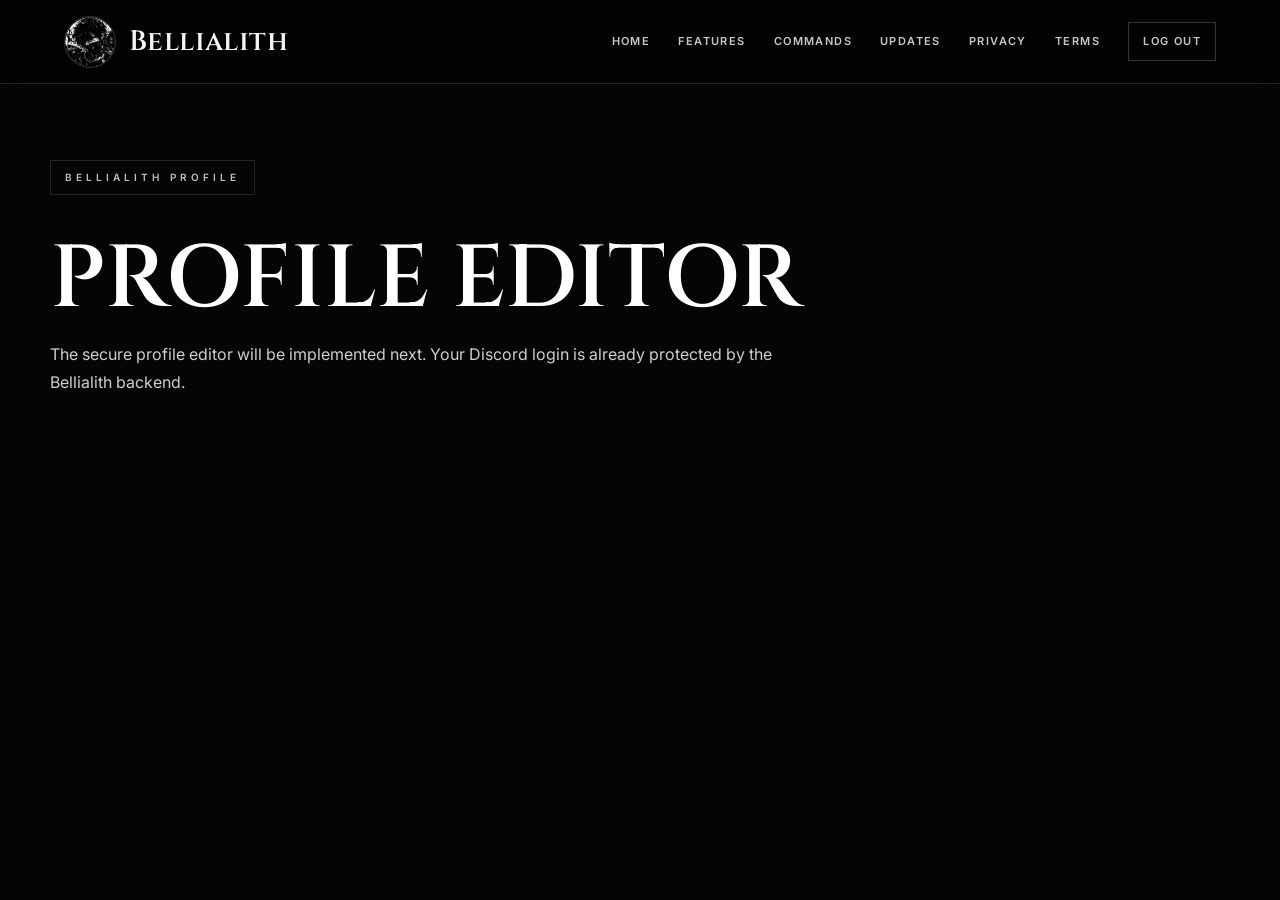
<file: profile.html>
<!DOCTYPE html>
<html lang="en">
<head>
    <meta charset="UTF-8">
    <meta name="viewport" content="width=device-width, initial-scale=1.0">
    <title>Profile — Bellialith</title>
    <link rel="stylesheet" href="style.css?v=3">
</head>
<body>
    <header class="site-header">
        <div class="nav-container">
            <a href="/" class="brand">
                <img src="assets/bellialith_store.png" alt="Bellialith">
                <span>Bellialith</span>
            </a>
            <nav class="main-nav">
                <a href="/">HOME</a>
                <a href="/features">FEATURES</a>
                <a href="/commands">COMMANDS</a>
                <a href="/updates">UPDATES</a>
                <a href="/privacy">PRIVACY</a>
                <a href="/terms">TERMS</a>
                <a href="/auth/logout" class="nav-logout">LOG OUT</a>
            </nav>
        </div>
    </header>
    <main class="docs-page">
        <div class="page-hero">
            <div class="eyebrow">BELLIALITH PROFILE</div>
            <h1>Profile Editor</h1>
            <p>
                The secure profile editor will be implemented next.
                Your Discord login is already protected by the Bellialith backend.
            </p>
        </div>
    </main>
</body>
</html>
</file>
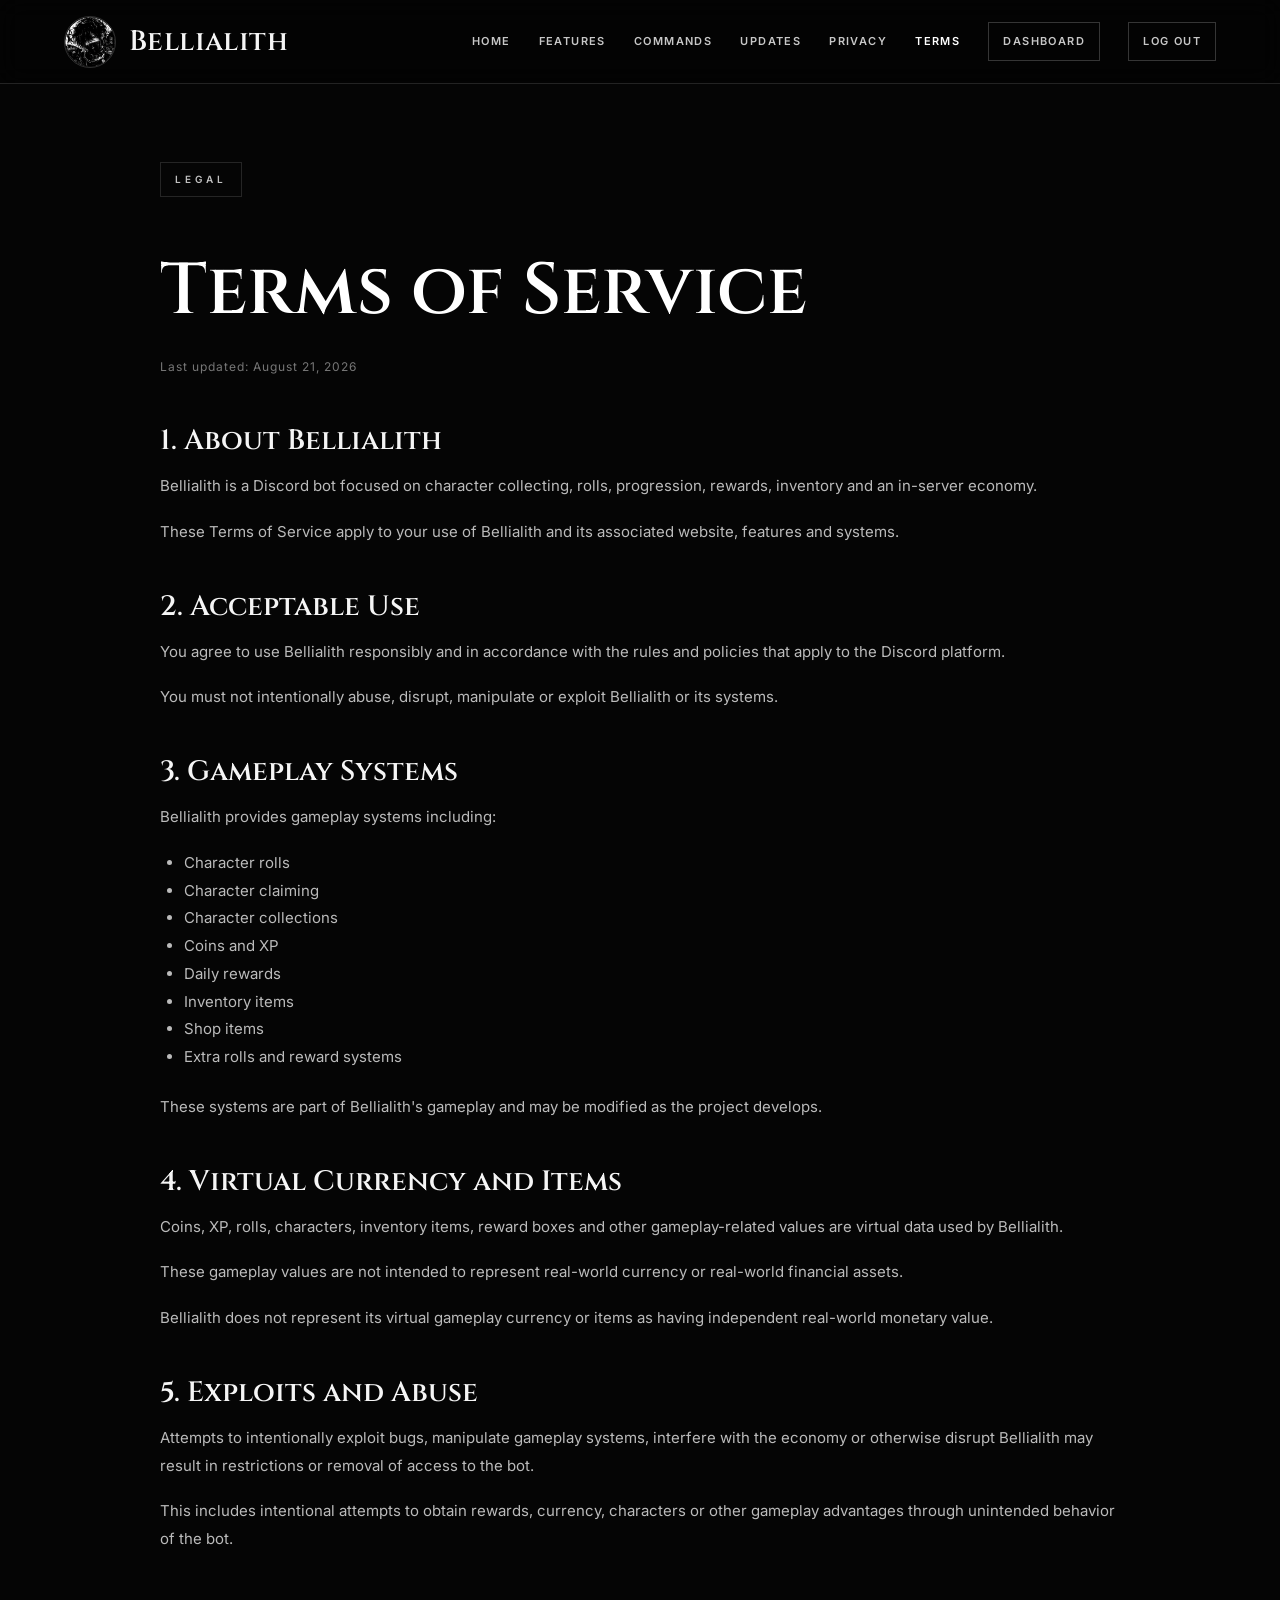
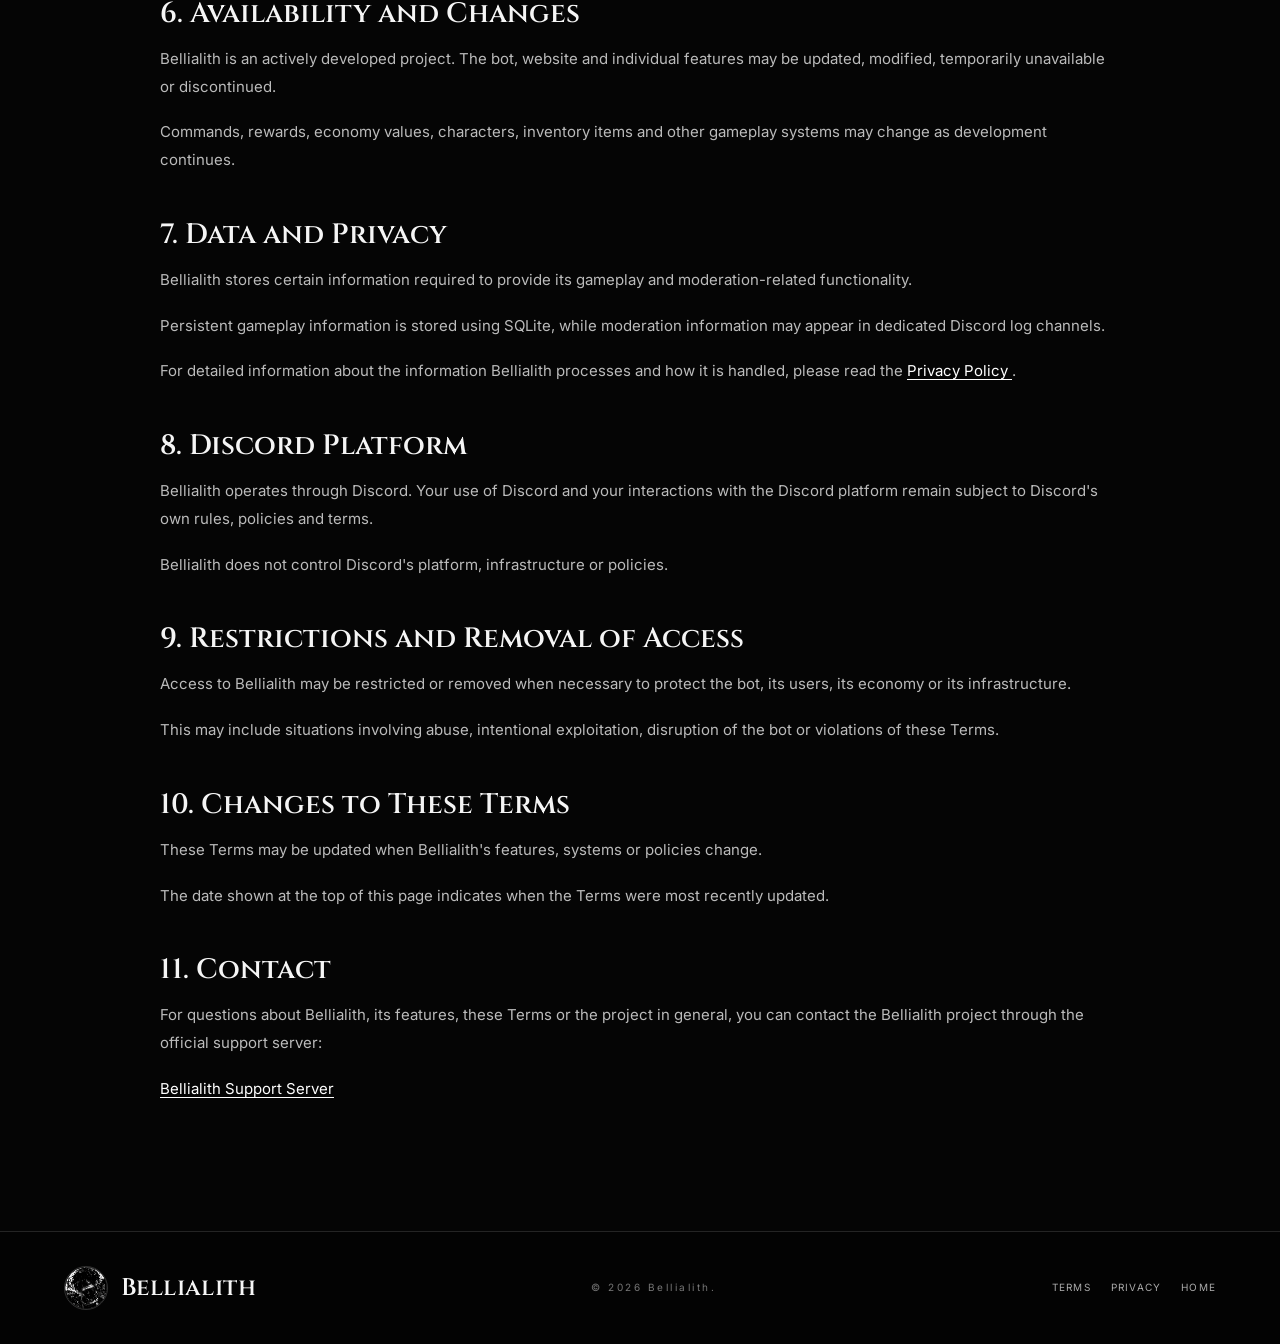
<file: terms.html>
<!DOCTYPE html>
<html lang="en">

<head>

    <meta charset="UTF-8">

    <meta
        name="viewport"
        content="width=device-width, initial-scale=1.0">

    <meta
        name="description"
        content="Bellialith Terms of Service.">

    <title>
        Terms of Service — Bellialith
    </title>

    <link
        rel="stylesheet"
        href="style.css?v=3">

</head>


<body>


    <!-- =========================================
         HEADER
    ========================================== -->

    <header class="site-header">
    <div class="nav-container">
        <a href="/" class="brand">
            <img src="assets/bellialith_store.png" alt="Bellialith">
            <span>Bellialith</span>
        </a>
        <nav class="site-nav">
                <a href="/" class="">Home</a>
                <a href="/features" class="">Features</a>
                <a href="/commands" class="">Commands</a>
                <a href="/updates" class="">Updates</a>
                <a href="/privacy" class="">Privacy</a>
                <a href="/terms" class="active">Terms</a>
            <a href="/dashboard" class="nav-dashboard">Dashboard</a>
            <a href="/auth/logout" class="nav-logout">Log out</a>
        </nav>
    </div>
</header>



    <!-- =========================================
         TERMS OF SERVICE
    ========================================== -->

    <main class="legal-page">


        <div class="eyebrow">
            LEGAL
        </div>


        <h1>
            Terms of Service
        </h1>


        <p class="muted">
            Last updated: August 21, 2026
        </p>



        <!-- =========================================
             1. ABOUT BELLIALITH
        ========================================== -->

        <h2>
            1. About Bellialith
        </h2>

        <p>
            Bellialith is a Discord bot focused on
            character collecting, rolls, progression,
            rewards, inventory and an in-server economy.
        </p>

        <p>
            These Terms of Service apply to your use of
            Bellialith and its associated website,
            features and systems.
        </p>



        <!-- =========================================
             2. ACCEPTABLE USE
        ========================================== -->

        <h2>
            2. Acceptable Use
        </h2>

        <p>
            You agree to use Bellialith responsibly and in
            accordance with the rules and policies that
            apply to the Discord platform.
        </p>

        <p>
            You must not intentionally abuse, disrupt,
            manipulate or exploit Bellialith or its systems.
        </p>



        <!-- =========================================
             3. GAMEPLAY SYSTEMS
        ========================================== -->

        <h2>
            3. Gameplay Systems
        </h2>

        <p>
            Bellialith provides gameplay systems including:
        </p>

        <ul>

            <li>
                Character rolls
            </li>

            <li>
                Character claiming
            </li>

            <li>
                Character collections
            </li>

            <li>
                Coins and XP
            </li>

            <li>
                Daily rewards
            </li>

            <li>
                Inventory items
            </li>

            <li>
                Shop items
            </li>

            <li>
                Extra rolls and reward systems
            </li>

        </ul>

        <p>
            These systems are part of Bellialith's
            gameplay and may be modified as the project
            develops.
        </p>



        <!-- =========================================
             4. VIRTUAL CURRENCY AND ITEMS
        ========================================== -->

        <h2>
            4. Virtual Currency and Items
        </h2>

        <p>
            Coins, XP, rolls, characters, inventory items,
            reward boxes and other gameplay-related values
            are virtual data used by Bellialith.
        </p>

        <p>
            These gameplay values are not intended to
            represent real-world currency or real-world
            financial assets.
        </p>

        <p>
            Bellialith does not represent its virtual
            gameplay currency or items as having independent
            real-world monetary value.
        </p>



        <!-- =========================================
             5. EXPLOITS AND ABUSE
        ========================================== -->

        <h2>
            5. Exploits and Abuse
        </h2>

        <p>
            Attempts to intentionally exploit bugs,
            manipulate gameplay systems, interfere with
            the economy or otherwise disrupt Bellialith
            may result in restrictions or removal of access
            to the bot.
        </p>

        <p>
            This includes intentional attempts to obtain
            rewards, currency, characters or other
            gameplay advantages through unintended behavior
            of the bot.
        </p>



        <!-- =========================================
             6. AVAILABILITY AND CHANGES
        ========================================== -->

        <h2>
            6. Availability and Changes
        </h2>

        <p>
            Bellialith is an actively developed project.
            The bot, website and individual features may be
            updated, modified, temporarily unavailable or
            discontinued.
        </p>

        <p>
            Commands, rewards, economy values, characters,
            inventory items and other gameplay systems may
            change as development continues.
        </p>



        <!-- =========================================
             7. DATA
        ========================================== -->

        <h2>
            7. Data and Privacy
        </h2>

        <p>
            Bellialith stores certain information required
            to provide its gameplay and moderation-related
            functionality.
        </p>

        <p>
            Persistent gameplay information is stored using
            SQLite, while moderation information may appear
            in dedicated Discord log channels.
        </p>

        <p>
            For detailed information about the information
            Bellialith processes and how it is handled,
            please read the
            <a href="/privacy">
                Privacy Policy
            </a>.
        </p>



        <!-- =========================================
             8. DISCORD
        ========================================== -->

        <h2>
            8. Discord Platform
        </h2>

        <p>
            Bellialith operates through Discord. Your use
            of Discord and your interactions with the
            Discord platform remain subject to Discord's
            own rules, policies and terms.
        </p>

        <p>
            Bellialith does not control Discord's platform,
            infrastructure or policies.
        </p>



        <!-- =========================================
             9. ACCESS RESTRICTIONS
        ========================================== -->

        <h2>
            9. Restrictions and Removal of Access
        </h2>

        <p>
            Access to Bellialith may be restricted or
            removed when necessary to protect the bot,
            its users, its economy or its infrastructure.
        </p>

        <p>
            This may include situations involving abuse,
            intentional exploitation, disruption of the
            bot or violations of these Terms.
        </p>



        <!-- =========================================
             10. CHANGES TO THESE TERMS
        ========================================== -->

        <h2>
            10. Changes to These Terms
        </h2>

        <p>
            These Terms may be updated when Bellialith's
            features, systems or policies change.
        </p>

        <p>
            The date shown at the top of this page indicates
            when the Terms were most recently updated.
        </p>



        <!-- =========================================
             11. CONTACT
        ========================================== -->

        <h2>
            11. Contact
        </h2>

        <p>
            For questions about Bellialith, its features,
            these Terms or the project in general, you can
            contact the Bellialith project through the
            official support server:
        </p>

        <p>

            <a
                href="https://discord.gg/EyUWZgh5Bt"
                target="_blank"
                rel="noopener noreferrer">

                Bellialith Support Server

            </a>

        </p>


    </main>



    <!-- =========================================
         FOOTER
    ========================================== -->

    <footer class="site-footer">


        <a
            class="brand"
            href="/">

            <img
                src="assets/bellialith_store.png"
                alt="Bellialith">

            <span>
                Bellialith
            </span>

        </a>


        <p>
            © 2026 Bellialith.
        </p>


        <div class="footer-links">

            <a
                href="/terms"
                class="active">

                Terms

            </a>

            <a href="/privacy">
                Privacy
            </a>

            <a href="/">
                Home
            </a>

        </div>


    </footer>


</body>

</html>
</file>
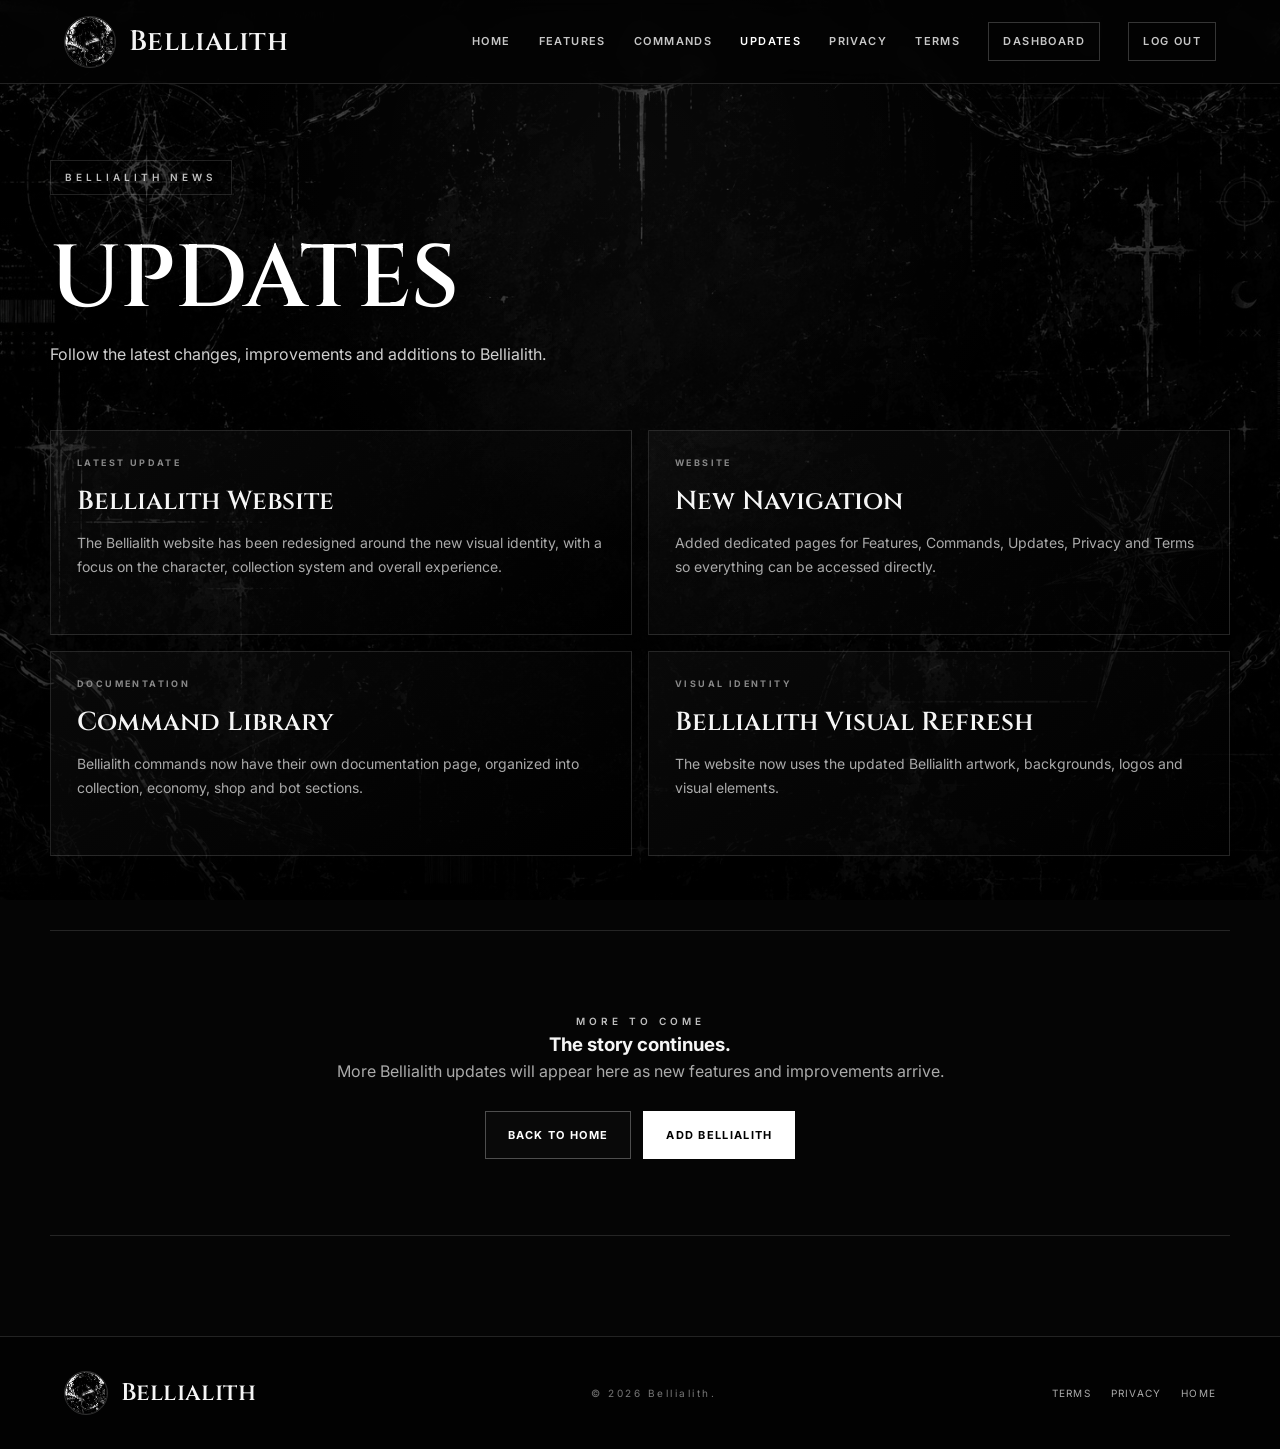
<file: updates.html>
<!DOCTYPE html>
<html lang="en">

<head>

    <meta charset="UTF-8">

    <meta
        name="viewport"
        content="width=device-width, initial-scale=1.0">

    <title>Updates — Bellialith</title>


    <!-- GOOGLE FONTS -->

    <link rel="preconnect" href="https://fonts.googleapis.com">

    <link
        rel="preconnect"
        href="https://fonts.gstatic.com"
        crossorigin>

    <link
        href="https://fonts.googleapis.com/css2?family=Cinzel:wght@400;500;600;700&family=Inter:wght@300;400;500;600&display=swap"
        rel="stylesheet">


    <!-- MAIN CSS -->

    <link
        rel="stylesheet"
        href="style.css?v=3">

</head>


<body class="updates-page">


    <!-- =========================================
         BACKGROUND
    ========================================== -->

    <div class="background-layer"></div>

    <div class="overlay-layer"></div>



    <!-- =========================================
         NAVBAR
    ========================================== -->

    <header class="site-header">
    <div class="nav-container">
        <a href="/" class="brand">
            <img src="assets/bellialith_store.png" alt="Bellialith">
            <span>Bellialith</span>
        </a>
        <nav class="site-nav">
                <a href="/" class="">Home</a>
                <a href="/features" class="">Features</a>
                <a href="/commands" class="">Commands</a>
                <a href="/updates" class="active">Updates</a>
                <a href="/privacy" class="">Privacy</a>
                <a href="/terms" class="">Terms</a>
            <a href="/dashboard" class="nav-dashboard">Dashboard</a>
            <a href="/auth/logout" class="nav-logout">Log out</a>
        </nav>
    </div>
</header>




    <!-- =========================================
         MAIN
    ========================================== -->

    <main class="docs-page">


        <!-- PAGE HEADER -->

        <section class="page-hero">


            <div class="eyebrow">
                BELLIALITH NEWS
            </div>


            <h1>
                Updates
            </h1>


            <p>
                Follow the latest changes, improvements
                and additions to Bellialith.
            </p>


        </section>




        <!-- =========================================
             UPDATES
        ========================================== -->

        <section class="command-section">


            <div class="updates-grid">


                <!-- UPDATE 01 -->

                <article class="update-card">


                    <small>
                        LATEST UPDATE
                    </small>


                    <h2>
                        Bellialith Website
                    </h2>


                    <p>

                        The Bellialith website has been
                        redesigned around the new visual
                        identity, with a focus on the
                        character, collection system and
                        overall experience.

                    </p>


                </article>




                <!-- UPDATE 02 -->

                <article class="update-card">


                    <small>
                        WEBSITE
                    </small>


                    <h2>
                        New Navigation
                    </h2>


                    <p>

                        Added dedicated pages for
                        Features, Commands, Updates,
                        Privacy and Terms so everything
                        can be accessed directly.

                    </p>


                </article>




                <!-- UPDATE 03 -->

                <article class="update-card">


                    <small>
                        DOCUMENTATION
                    </small>


                    <h2>
                        Command Library
                    </h2>


                    <p>

                        Bellialith commands now have
                        their own documentation page,
                        organized into collection,
                        economy, shop and bot sections.

                    </p>


                </article>




                <!-- UPDATE 04 -->

                <article class="update-card">


                    <small>
                        VISUAL IDENTITY
                    </small>


                    <h2>
                        Bellialith Visual Refresh
                    </h2>


                    <p>

                        The website now uses the updated
                        Bellialith artwork, backgrounds,
                        logos and visual elements.

                    </p>


                </article>


            </div>


        </section>




        <!-- =========================================
             FUTURE UPDATES
        ========================================== -->

        <section class="updates-cta">


            <div class="section-tag">
                MORE TO COME
            </div>


            <h3>
                The story continues.
            </h3>


            <p class="experience-description">

                More Bellialith updates will appear here
                as new features and improvements arrive.

            </p>


            <div
                class="hero-buttons">


                <!-- BACK TO HOME -->

                <a
                    href="/"
                    class="secondary-btn">

                    BACK TO HOME

                </a>


                <!-- ADD BELLIALITH -->

                <a
                    href="https://discord.com/oauth2/authorize?client_id=1539159766612574298&scope=bot%20applications.commands"
                    class="main-btn"
                    target="_blank"
                    rel="noopener noreferrer">

                    ADD BELLIALITH

                </a>


            </div>


        </section>


    </main>




    <!-- =========================================
         FOOTER
    ========================================== -->

    <footer class="site-footer">


        <!-- FOOTER LOGO -->

        <a
            class="brand"
            href="/">

            <img
                src="assets/bellialith_store.png"
                alt="Bellialith">

            <span>
                Bellialith
            </span>

        </a>



        <!-- COPYRIGHT -->

        <p>
            © 2026 Bellialith.
        </p>



        <!-- FOOTER LINKS -->

        <div class="footer-links">


            <a href="/terms">
                Terms
            </a>


            <a href="/privacy">
                Privacy
            </a>


            <a href="/">
                Home
            </a>


        </div>


    </footer>


</body>

</html>
</file>
<file: style.css>
@import url('https://fonts.googleapis.com/css2?family=Cinzel:wght@400;500;600;700&family=Inter:wght@300;400;500;600&display=swap');

:root {
    --bg: #050505;
    --panel: rgba(7, 7, 7, .76);
    --panel-soft: rgba(255, 255, 255, .035);
    --line: rgba(255, 255, 255, .13);
    --line-strong: rgba(255, 255, 255, .28);
    --text: #f5f5f5;
    --muted: #aaa;
    --muted-strong: #cfcfcf;
}

* { box-sizing: border-box; margin: 0; padding: 0; }
html { scroll-behavior: smooth; }
body {
    min-height: 100vh;
    overflow-x: hidden;
    background: var(--bg);
    color: var(--text);
    font-family: 'Inter', sans-serif;
    line-height: 1.5;
}

a,
a:visited { color: inherit; }
a { text-decoration: none; }
button, a { -webkit-tap-highlight-color: transparent; }

.background-layer,
.overlay-layer {
    position: fixed;
    inset: 0;
    pointer-events: none;
}
.background-layer {
    z-index: -3;
    background-image:
        linear-gradient(rgba(0,0,0,.62), rgba(0,0,0,.84)),
        url('assets/bellialith-background.jpg');
    background-size: cover;
    background-position: center;
    background-repeat: no-repeat;
}
.overlay-layer {
    z-index: -2;
    background: radial-gradient(circle at 50% 18%, rgba(255,255,255,.035), transparent 42%);
}

/* Shared header */
.site-header {
    width: 100%;
    min-height: 84px;
    display: flex;
    align-items: center;
    justify-content: space-between;
    gap: 32px;
    padding: 14px clamp(24px, 5vw, 80px);
    border-bottom: 1px solid var(--line);
    background: rgba(3,3,3,.78);
    backdrop-filter: blur(12px);
    position: relative;
    z-index: 10;
}
.nav-container {
    width: 100%;
    display: flex;
    align-items: center;
    justify-content: space-between;
    gap: 32px;
}
.brand {
    display: inline-flex;
    align-items: center;
    gap: 13px;
    flex: 0 0 auto;
    color: var(--text) !important;
    text-decoration: none !important;
}
.brand img {
    width: 52px;
    height: 52px;
    border-radius: 50%;
    object-fit: cover;
    border: 1px solid rgba(255,255,255,.18);
}
.brand span,
.logo-area h1 {
    font-family: 'Cinzel', serif;
    font-size: 28px;
    font-weight: 600;
    letter-spacing: .4px;
    color: var(--text);
}
.logo-area {
    display: flex;
    align-items: center;
    gap: 13px;
}
.logo-area img {
    width: 52px;
    height: 52px;
    border-radius: 50%;
    object-fit: cover;
    border: 1px solid rgba(255,255,255,.18);
}
.site-nav,
.main-nav {
    display: flex;
    align-items: center;
    justify-content: flex-end;
    gap: clamp(14px, 2.2vw, 30px);
    flex-wrap: wrap;
}
.site-nav a,
.main-nav a {
    color: rgba(255,255,255,.78) !important;
    text-decoration: none !important;
    text-transform: uppercase;
    letter-spacing: 1.4px;
    font-size: 11px;
    font-weight: 600;
    transition: color .2s ease, opacity .2s ease;
}
.site-nav a:hover,
.main-nav a:hover,
.site-nav a.active,
.main-nav a.active {
    color: #fff !important;
    opacity: 1;
}
.nav-dashboard,
.nav-logout {
    padding: 10px 14px;
    border: 1px solid rgba(255,255,255,.2);
}
.nav-dashboard:hover,
.nav-logout:hover {
    background: #fff;
    color: #000 !important;
}
.auth-header .nav-container { justify-content: space-between; }
.auth-header-links {
    display: flex;
    gap: 22px;
}
.auth-header-links a {
    color: rgba(255,255,255,.68) !important;
    text-transform: uppercase;
    letter-spacing: 1.2px;
    font-size: 11px;
}
.auth-header-links a:hover { color: #fff !important; }

/* Home / feature presentation */
.hero {
    min-height: 82vh;
    display: grid;
    grid-template-columns: minmax(0, 1fr) minmax(0, 1fr);
    align-items: center;
    gap: 40px;
    padding: 72px clamp(24px, 7vw, 110px) 90px;
}
.hero-left { max-width: 760px; }
.eyebrow,
.section-tag {
    display: inline-block;
    color: rgba(255,255,255,.75);
    text-transform: uppercase;
    letter-spacing: 4px;
    font-size: 10px;
    font-weight: 600;
}
.eyebrow {
    padding: 9px 14px;
    border: 1px solid var(--line);
    margin-bottom: 25px;
}
.hero-left h2,
.experience h3,
.page-hero h1,
.legal-page h1,
.dashboard-hero h1 {
    font-family: 'Cinzel', serif;
    color: #fff;
    font-weight: 600;
}
.hero-left h2 {
    font-size: clamp(52px, 7vw, 92px);
    line-height: .98;
    letter-spacing: -2px;
    margin-bottom: 24px;
}
.hero-left h2 span { font-style: italic; }
.hero-left > p {
    max-width: 690px;
    color: var(--muted-strong);
    font-size: clamp(16px, 1.4vw, 19px);
    line-height: 1.85;
    margin-bottom: 32px;
}
.hero-buttons { display: flex; flex-wrap: wrap; gap: 12px; margin-bottom: 30px; }
.main-btn,
.secondary-btn {
    display: inline-flex;
    align-items: center;
    justify-content: center;
    min-height: 48px;
    padding: 0 22px;
    border: 1px solid var(--line-strong);
    text-transform: uppercase;
    letter-spacing: 1.3px;
    font-size: 11px;
    font-weight: 700;
    transition: transform .2s ease, background .2s ease, color .2s ease, border-color .2s ease;
}
.main-btn { background: #fff; color: #000 !important; border-color: #fff; }
.secondary-btn { color: #fff !important; background: rgba(255,255,255,.02); }
.main-btn:hover,
.secondary-btn:hover { transform: translateY(-2px); }
.secondary-btn:hover { background: #fff; color: #000 !important; border-color: #fff; }
.mini-features { display: flex; flex-wrap: wrap; gap: 20px; }
.mini-features span { color: rgba(255,255,255,.55); font-size: 10px; letter-spacing: 2px; }
.hero-right { min-height: 560px; position: relative; display: flex; align-items: center; justify-content: center; }
.floating-name { position: absolute; font: 600 clamp(64px, 8vw, 125px)/1 'Cinzel', serif; letter-spacing: 7px; color: #fff; opacity: .11; white-space: nowrap; }
.bellialith-art { width: min(800px, 100%); position: relative; z-index: 2; filter: drop-shadow(0 0 42px rgba(255,255,255,.14)); animation: float 6s ease-in-out infinite; }
.status-box { position: absolute; right: 2%; bottom: 12%; z-index: 3; display: flex; align-items: center; gap: 11px; padding: 15px 18px; background: rgba(0,0,0,.72); border: 1px solid var(--line); }
.online-dot { width: 8px; height: 8px; border-radius: 50%; background: #6cff9a; box-shadow: 0 0 12px rgba(108,255,154,.5); }
.status-box h4 { font-size: 11px; letter-spacing: 1.6px; }
.status-box p { color: #888; font-size: 10px; margin-top: 2px; }

.experience { padding: 90px clamp(24px, 6vw, 90px); text-align: center; }
.experience h3 { font-size: clamp(42px, 5vw, 70px); line-height: 1.05; margin: 14px 0 16px; }
.experience-description { max-width: 700px; margin: 0 auto 46px; color: var(--muted-strong); }
.feature-grid { width: min(1320px, 100%); margin: 0 auto; display: grid; grid-template-columns: repeat(3, minmax(0, 1fr)); gap: 18px; }
.feature-card {
    min-height: 300px;
    display: flex;
    flex-direction: column;
    align-items: center;
    justify-content: center;
    padding: 38px 30px;
    position: relative;
    overflow: hidden;
    background: linear-gradient(145deg, rgba(255,255,255,.035), rgba(0,0,0,.65));
    border: 1px solid var(--line);
    transition: transform .25s ease, border-color .25s ease, background .25s ease;
}
.feature-card:hover { transform: translateY(-5px); border-color: var(--line-strong); background: rgba(0,0,0,.72); }
.feature-icon { width: 82px; height: 82px; margin-bottom: 20px; display: grid; place-items: center; }
.feature-icon img { width: 100%; height: 100%; object-fit: contain; filter: drop-shadow(0 0 12px rgba(255,255,255,.12)); transition: transform .25s ease; }
.feature-card:hover .feature-icon img { transform: scale(1.08); }
.feature-card h4 { font: 600 23px 'Cinzel', serif; margin-bottom: 10px; }
.feature-card p { max-width: 320px; color: #aaa; line-height: 1.7; font-size: 14px; }

/* Documentation pages */
.docs-page {
    width: min(1180px, calc(100% - 48px));
    margin: 0 auto;
    padding: 76px 0 100px;
}
.page-hero { max-width: 760px; margin-bottom: 62px; }
.page-hero h1 { font-size: clamp(54px, 7vw, 88px); line-height: .95; margin: 18px 0 18px; text-transform: uppercase; }
.page-hero p { color: var(--muted-strong); font-size: 16px; line-height: 1.8; }
.command-section { margin-top: 54px; }
.command-section > h2 {
    display: flex;
    align-items: center;
    gap: 10px;
    font: 600 clamp(25px, 3vw, 34px) 'Cinzel', serif;
    margin-bottom: 18px;
}
.command-grid { display: grid; grid-template-columns: repeat(2, minmax(0, 1fr)); gap: 14px; }
.command-card,
.update-card {
    min-height: 138px;
    padding: 25px 26px;
    background: linear-gradient(145deg, rgba(255,255,255,.035), rgba(0,0,0,.66));
    border: 1px solid var(--line);
    transition: transform .22s ease, border-color .22s ease, background .22s ease;
}
.command-card:hover,
.update-card:hover { transform: translateY(-3px); border-color: var(--line-strong); background: rgba(0,0,0,.76); }
.command-card code {
    display: inline-block;
    margin-bottom: 12px;
    padding: 5px 8px;
    background: rgba(255,255,255,.07);
    border: 1px solid rgba(255,255,255,.12);
    color: #fff;
    font: 600 13px/1.2 'Inter', sans-serif;
}
.command-card p,
.update-card p { color: #aaa; line-height: 1.7; font-size: 14px; }
.updates-grid { display: grid; grid-template-columns: repeat(2, minmax(0,1fr)); gap: 16px; }
.update-card { min-height: 205px; }
.update-card small { display: block; margin-bottom: 14px; color: #888; letter-spacing: 2.4px; font-size: 9px; font-weight: 700; }
.update-card h2 { font: 600 26px 'Cinzel', serif; margin-bottom: 12px; }
.updates-cta {
    margin-top: 74px;
    padding: 76px 24px;
    text-align: center;
    border-top: 1px solid var(--line);
    border-bottom: 1px solid var(--line);
}
.updates-cta h2 { font: 600 clamp(40px, 5vw, 64px) 'Cinzel', serif; margin: 14px 0; }
.updates-cta p { color: #aaa; max-width: 650px; margin: 0 auto 28px; }
.updates-cta .hero-buttons { justify-content: center; margin-bottom: 0; }

/* Legal */
.legal-page { width: min(960px, calc(100% - 48px)); margin: 0 auto; padding: 78px 0 110px; }
.legal-page h1 { font-size: clamp(48px, 6vw, 72px); margin: 16px 0 10px; }
.legal-page .muted { color: #777; font-size: 12px; letter-spacing: 1px; margin-bottom: 44px; }
.legal-page h2 { font: 600 28px 'Cinzel', serif; margin: 42px 0 13px; }
.legal-page p,
.legal-page li { color: #bbb; font-size: 15px; line-height: 1.85; }
.legal-page p { margin-bottom: 18px; }
.legal-page ul { padding-left: 24px; margin-bottom: 22px; }
.legal-page a:not(.brand) { color: #fff !important; text-decoration: underline; text-underline-offset: 3px; }
.legal-page a:not(.brand):hover { opacity: .7; }

/* Footer */
.site-footer,
footer {
    width: 100%;
    display: flex;
    align-items: center;
    justify-content: space-between;
    gap: 24px;
    padding: 34px clamp(24px, 5vw, 80px);
    border-top: 1px solid var(--line);
    background: rgba(0,0,0,.42);
}
.site-footer .brand img,
.footer-logo img { width: 44px; height: 44px; }
.site-footer .brand span,
.footer-logo span { font-size: 24px; }
.site-footer p,
footer p { color: #777; font-size: 10px; letter-spacing: 2.5px; }
.footer-links { display: flex; flex-wrap: wrap; justify-content: flex-end; gap: 20px; }
.footer-links a { color: #aaa !important; text-transform: uppercase; letter-spacing: 1.2px; font-size: 10px; }
.footer-links a:hover { color: #fff !important; }

/* Login */
.login-page { min-height: calc(100vh - 84px); display: flex; align-items: center; justify-content: center; padding: 70px 24px 90px; }
.login-container { width: min(520px, 100%); }
.login-card { padding: 50px 46px; text-align: center; background: rgba(0,0,0,.72); border: 1px solid var(--line); backdrop-filter: blur(12px); }
.login-logo { width: 72px; height: 72px; object-fit: cover; border-radius: 50%; border: 1px solid var(--line-strong); margin-bottom: 22px; }
.login-card h1 { font-size: 40px; margin-bottom: 10px; }
.login-subtitle { color: #aaa; max-width: 390px; margin: 0 auto 30px; line-height: 1.7; font-size: 14px; }
.discord-login-button { width: 100%; min-height: 54px; display: flex; align-items: center; justify-content: center; gap: 10px; background: #5865f2; color: #fff !important; border: 1px solid rgba(255,255,255,.1); font-size: 12px; font-weight: 700; letter-spacing: 1px; transition: transform .2s ease, background .2s ease; }
.discord-login-button:hover { background: #4d5be4; transform: translateY(-2px); }
.login-security { margin-top: 28px; padding-top: 24px; border-top: 1px solid var(--line); }
.login-security h2 { font-size: 12px; text-transform: uppercase; letter-spacing: 1.7px; margin-bottom: 10px; }
.login-security p { color: #777; font-size: 12px; line-height: 1.7; }
.login-links { display: flex; justify-content: center; flex-wrap: wrap; gap: 20px; margin-top: 22px; }
.login-links a { color: #888 !important; font-size: 11px; }
.login-links a:hover { color: #fff !important; }
.login-note { margin-top: 22px; color: #555; font-size: 10px; line-height: 1.6; }
.login-message { margin-top: 16px; padding: 11px 13px; border: 1px solid rgba(255,90,90,.25); background: rgba(100,0,0,.18); color: #d5a5a5; font-size: 11px; }

/* Dashboard */
.dashboard-page { width: min(1050px, calc(100% - 48px)); margin: 0 auto; padding: 78px 0 110px; }
.dashboard-hero { margin-bottom: 30px; }
.dashboard-hero h1 { font-size: clamp(46px, 6vw, 72px); line-height: 1; margin: 15px 0 10px; }
.dashboard-hero p { color: #aaa; }
.account-card { display: grid; grid-template-columns: 92px 1fr auto; align-items: center; gap: 24px; padding: 28px; background: rgba(0,0,0,.68); border: 1px solid var(--line); }
.account-avatar { width: 92px; height: 92px; border-radius: 50%; object-fit: cover; border: 1px solid var(--line); }
.account-info h2 { font: 600 25px 'Cinzel', serif; margin-bottom: 5px; }
.account-id { color: #777; font-size: 11px; word-break: break-all; }
.account-status { display: inline-flex; align-items: center; gap: 7px; margin-top: 12px; color: #aaa; font-size: 11px; }
.account-status::before { content: ''; width: 7px; height: 7px; border-radius: 50%; background: #6cff9a; }
.dashboard-actions { display: flex; justify-content: flex-end; gap: 10px; flex-wrap: wrap; }
.dashboard-button { display: inline-flex; align-items: center; justify-content: center; min-height: 42px; padding: 0 16px; border: 1px solid var(--line-strong); color: #fff !important; background: rgba(255,255,255,.03); font-size: 11px; font-weight: 700; text-transform: uppercase; letter-spacing: 1px; }
.dashboard-button:hover { background: #fff; color: #000 !important; }
.dashboard-button.primary { background: #fff; color: #000 !important; }
.coming-card { margin-top: 18px; padding: 25px 28px; background: rgba(0,0,0,.55); border: 1px solid var(--line); }
.coming-card h3 { font: 600 22px 'Cinzel', serif; margin-bottom: 8px; }
.coming-card p { color: #888; font-size: 13px; line-height: 1.75; }

@keyframes float { 0%,100% { transform: translateY(0); } 50% { transform: translateY(-12px); } }

@media (max-width: 1050px) {
    .site-header { align-items: flex-start; flex-direction: column; }
    .nav-container { flex-direction: column; align-items: flex-start; }
    .site-nav, .main-nav { width: 100%; justify-content: flex-start; overflow-x: auto; flex-wrap: nowrap; padding-bottom: 3px; }
    .site-nav a, .main-nav a { white-space: nowrap; }
    .hero { grid-template-columns: 1fr; text-align: center; padding-top: 62px; }
    .hero-left { margin: 0 auto; }
    .hero-left > p { margin-left: auto; margin-right: auto; }
    .hero-buttons, .mini-features { justify-content: center; }
    .hero-right { min-height: 470px; }
    .feature-grid { grid-template-columns: repeat(2, minmax(0,1fr)); }
}

@media (max-width: 720px) {
    .site-header { min-height: 72px; padding: 12px 18px; }
    .brand img, .logo-area img { width: 44px; height: 44px; }
    .brand span, .logo-area h1 { font-size: 24px; }
    .site-nav, .main-nav { gap: 14px; }
    .nav-dashboard, .nav-logout { padding: 8px 11px; }
    .hero { padding: 54px 20px 70px; }
    .hero-left h2 { font-size: 48px; letter-spacing: -1px; }
    .hero-right { min-height: 390px; }
    .status-box { right: 50%; transform: translateX(50%); bottom: 2%; }
    .feature-grid, .command-grid, .updates-grid { grid-template-columns: 1fr; }
    .experience { padding: 70px 20px; }
    .docs-page, .legal-page, .dashboard-page { width: min(100% - 36px, 960px); padding-top: 58px; }
    .page-hero h1 { font-size: 52px; }
    .site-footer, footer { flex-direction: column; text-align: center; padding: 32px 20px; }
    .footer-links { justify-content: center; }
    .login-card { padding: 40px 24px; }
    .account-card { grid-template-columns: 70px 1fr; }
    .account-avatar { width: 70px; height: 70px; }
    .dashboard-actions { grid-column: 1 / -1; justify-content: flex-start; }
}
</file>
